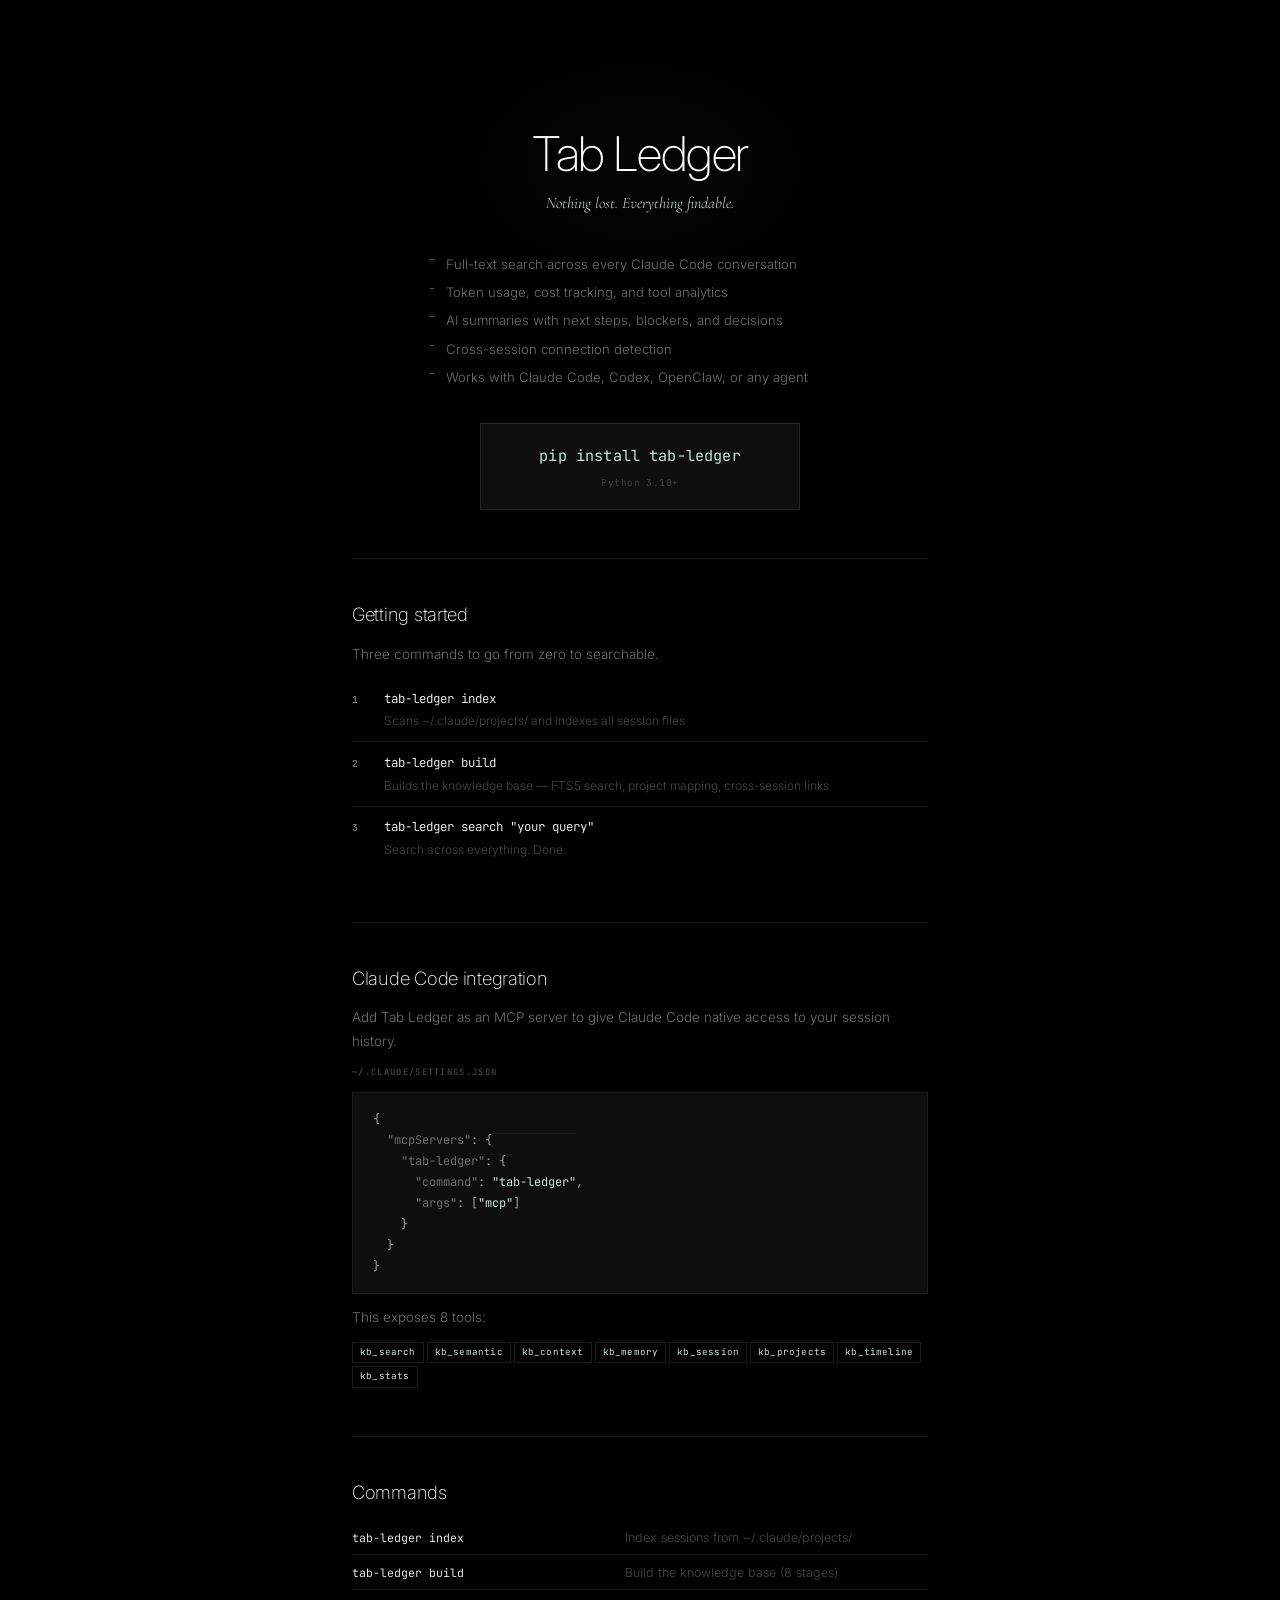
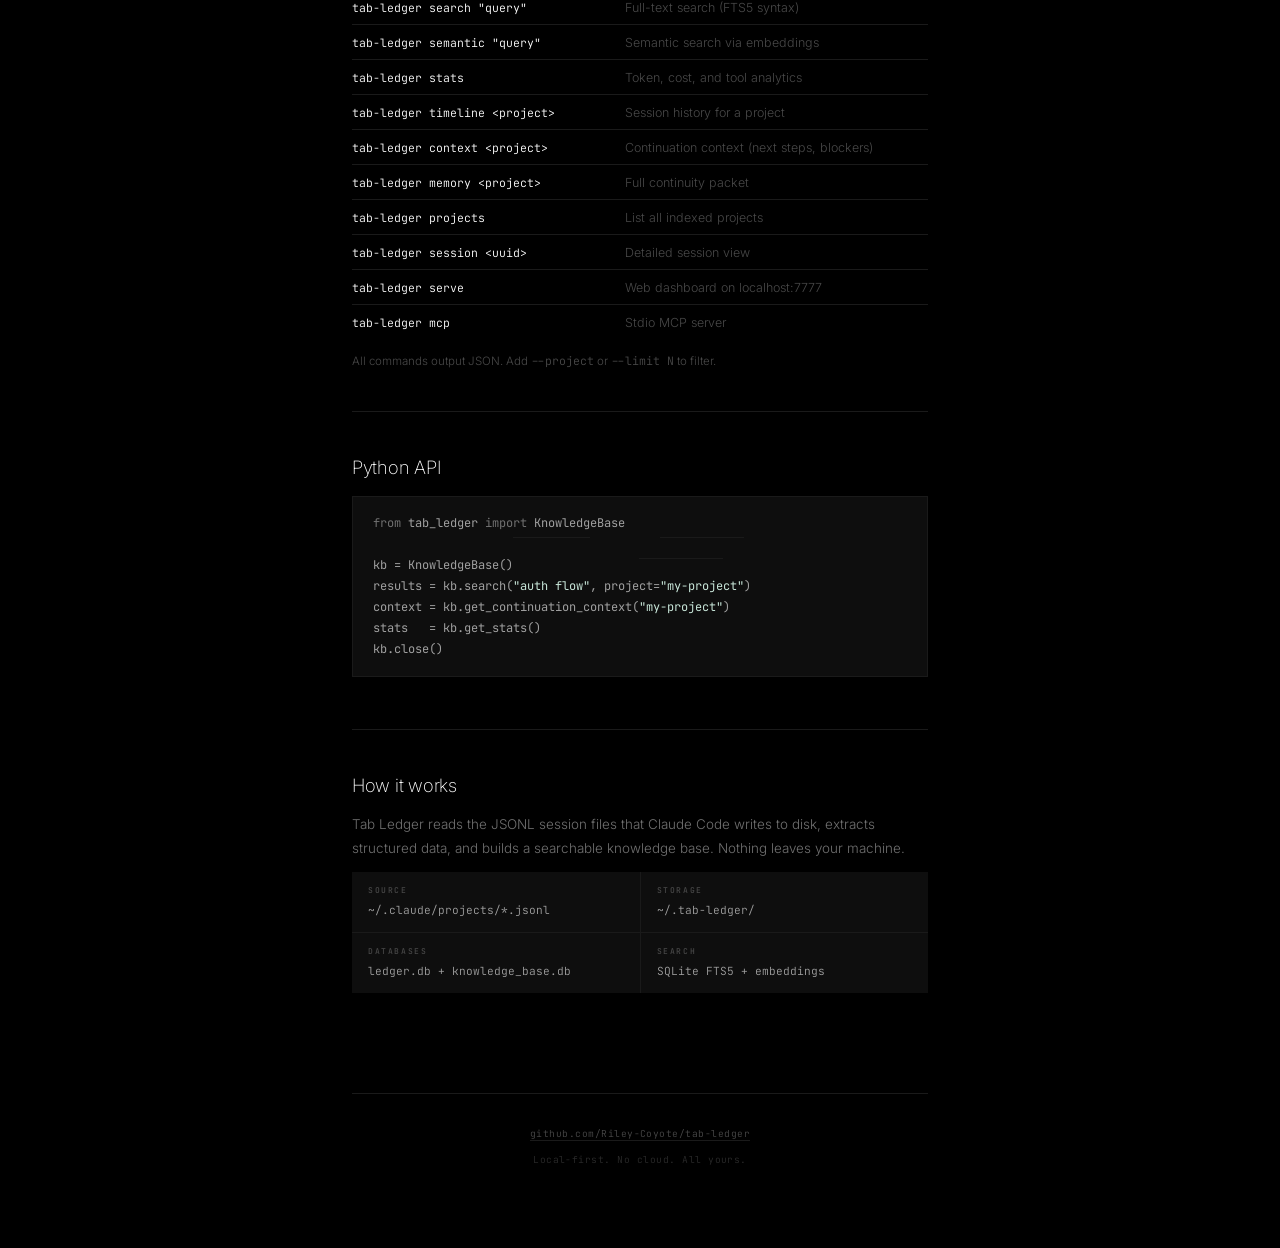
<file: docs/index.html>
<!DOCTYPE html>
<html lang="en">
<head>
<meta charset="UTF-8">
<meta name="viewport" content="width=device-width, initial-scale=1.0">
<title>Tab Ledger</title>
<link rel="preconnect" href="https://fonts.googleapis.com">
<link rel="preconnect" href="https://fonts.gstatic.com" crossorigin>
<link href="https://fonts.googleapis.com/css2?family=Cormorant+Garamond:ital,wght@0,300;0,400;1,300&family=Inter:wght@300;400;500&family=JetBrains+Mono:wght@300;400;500&display=swap" rel="stylesheet">
<style>
:root {
  --bg: #000000;
  --bg-elevated: #0a0a0a;
  --bg-code: #0e0e0e;
  --border: #1a1a1a;
  --border-mid: #222222;
  --text: #ffffff;
  --text-2: #a0a0a0;
  --text-3: #707070;
  --text-4: #484848;
  --text-5: #2a2a2a;
  --sage: #c8e6d9;
  --sage-dim: rgba(200,230,217,0.10);
  --sans: -apple-system, BlinkMacSystemFont, 'Inter', system-ui, sans-serif;
  --mono: 'JetBrains Mono', 'SF Mono', monospace;
  --serif: 'Cormorant Garamond', Georgia, serif;
  --expo: cubic-bezier(0.16, 1, 0.3, 1);
}

*, *::before, *::after { box-sizing: border-box; margin: 0; padding: 0; }

body {
  font-family: var(--sans);
  font-weight: 300;
  background: var(--bg);
  color: var(--text-2);
  line-height: 1.7;
  -webkit-font-smoothing: antialiased;
}

::selection { background: rgba(200,230,217,0.2); color: var(--text); }
::-webkit-scrollbar { width: 3px; }
::-webkit-scrollbar-track { background: transparent; }
::-webkit-scrollbar-thumb { background: var(--border-mid); }

.page { max-width: 640px; margin: 0 auto; padding: 0 2rem 5rem; }

/* ── Hero ── */
.hero {
  padding: 8rem 0 3rem;
  text-align: center;
  position: relative;
}

.hero::before {
  content: '';
  position: absolute;
  inset: 0;
  background: radial-gradient(ellipse 60% 40% at 50% 30%, rgba(200,230,217,0.02) 0%, transparent 70%);
  pointer-events: none;
}

h1 {
  font-family: var(--sans);
  font-size: clamp(2.2rem, 5.5vw, 3rem);
  font-weight: 200;
  color: var(--text);
  letter-spacing: -0.03em;
  line-height: 1.1;
  opacity: 0;
  animation: up 0.8s var(--expo) 0.2s forwards;
}

.tagline {
  font-family: var(--serif);
  font-size: 1rem;
  font-weight: 300;
  font-style: italic;
  color: var(--sage);
  margin-top: 0.6rem;
  opacity: 0;
  animation: fade 0.6s ease 0.6s forwards;
}

.hero-features {
  list-style: none;
  margin: 2rem auto 0;
  max-width: 420px;
  text-align: left;
  opacity: 0;
  animation: fade 0.6s ease 0.9s forwards;
}

.hero-features li {
  font-size: 0.82rem;
  color: var(--text-3);
  padding: 0.25rem 0 0.25rem 1rem;
  position: relative;
  line-height: 1.55;
}

.hero-features li::before {
  content: '';
  position: absolute;
  left: 0;
  top: 0.62rem;
  width: 4px;
  height: 1px;
  background: var(--sage);
  opacity: 0.4;
}

.install {
  margin: 2rem auto 0;
  padding: 1.1rem 2rem;
  background: var(--bg-code);
  border: 1px solid var(--sage-dim);
  text-align: center;
  max-width: 320px;
  opacity: 0;
  animation: fade 0.6s ease 1.2s forwards;
}

.install code {
  font-family: var(--mono);
  font-size: 0.95rem;
  font-weight: 400;
  color: var(--sage);
  letter-spacing: 0.01em;
}

.install-note {
  font-family: var(--mono);
  font-size: 0.6rem;
  color: var(--text-4);
  margin-top: 0.4rem;
  letter-spacing: 0.05em;
}

/* ── Sections ── */
.s {
  padding: 2.5rem 0;
  border-top: 1px solid var(--border);
}

.s-title {
  font-size: 1.15rem;
  font-weight: 200;
  color: var(--text);
  letter-spacing: -0.015em;
  margin-bottom: 0.75rem;
}

.s p {
  font-size: 0.84rem;
  color: var(--text-3);
  line-height: 1.75;
  margin-bottom: 0.75rem;
}

.s p:last-child { margin-bottom: 0; }

/* ── Code ── */
pre {
  background: var(--bg-code);
  border: 1px solid var(--border);
  padding: 1rem 1.25rem;
  margin: 0.75rem 0;
  overflow-x: auto;
  font-family: var(--mono);
  font-size: 0.75rem;
  font-weight: 400;
  color: var(--text-2);
  line-height: 1.75;
  white-space: pre;
}

pre .c { color: var(--text-4); }
pre .s { color: var(--sage); }
pre .k { color: var(--text-3); }

.pre-label {
  font-family: var(--mono);
  font-size: 0.55rem;
  font-weight: 500;
  letter-spacing: 0.15em;
  text-transform: uppercase;
  color: var(--text-4);
  margin-bottom: 0.35rem;
  margin-top: 0.5rem;
}

/* ── Steps ── */
.steps { margin: 0.75rem 0; }

.step {
  display: grid;
  grid-template-columns: 1.5rem 1fr;
  gap: 0 0.5rem;
  padding: 0.6rem 0;
  border-bottom: 1px solid var(--border);
  align-items: baseline;
}

.step:last-child { border-bottom: none; }

.step-n {
  font-family: var(--mono);
  font-size: 0.6rem;
  font-weight: 500;
  color: var(--sage);
  opacity: 0.6;
}

.step-body {}

.step-cmd {
  font-family: var(--mono);
  font-size: 0.78rem;
  color: var(--text);
}

.step-desc {
  font-size: 0.75rem;
  color: var(--text-4);
  margin-top: 0.15rem;
}

/* ── CLI table ── */
.cli { width: 100%; border-collapse: collapse; margin: 0.75rem 0; }
.cli tr { border-bottom: 1px solid var(--border); }
.cli tr:last-child { border-bottom: none; }
.cli td { padding: 0.4rem 0; font-size: 0.78rem; vertical-align: baseline; }
.cli .cmd { font-family: var(--mono); font-size: 0.72rem; color: var(--text); white-space: nowrap; padding-right: 1.25rem; }
.cli .desc { color: var(--text-4); font-weight: 300; }

/* ── MCP tools ── */
.tools { display: flex; flex-wrap: wrap; gap: 3px; margin: 0.5rem 0; }
.tool {
  font-family: var(--mono);
  font-size: 0.58rem;
  font-weight: 400;
  padding: 2px 7px;
  color: var(--sage);
  border: 1px solid rgba(200,230,217,0.12);
  letter-spacing: 0.02em;
}

/* ── Architecture grid ── */
.arch {
  display: grid;
  grid-template-columns: 1fr 1fr;
  gap: 1px;
  background: var(--border);
  margin: 0.75rem 0;
}

.arch-cell {
  background: var(--bg-code);
  padding: 0.75rem 1rem;
}

.arch-k {
  font-family: var(--mono);
  font-size: 0.5rem;
  font-weight: 500;
  letter-spacing: 0.2em;
  text-transform: uppercase;
  color: var(--text-4);
  margin-bottom: 0.2rem;
}

.arch-v {
  font-family: var(--mono);
  font-size: 0.7rem;
  color: var(--text-2);
  word-break: break-all;
}

/* ── Footer ── */
.foot {
  margin-top: 3rem;
  padding-top: 2rem;
  border-top: 1px solid var(--border);
  text-align: center;
  font-family: var(--mono);
  font-size: 0.6rem;
  color: var(--text-5);
  letter-spacing: 0.05em;
}

.foot a {
  color: var(--text-4);
  text-decoration: none;
  border-bottom: 1px solid var(--border);
  transition: color 0.2s;
}

.foot a:hover { color: var(--sage); }

.foot-sub { margin-top: 0.6rem; }

/* ── Animation ── */
@keyframes fade { from { opacity: 0; } to { opacity: 1; } }
@keyframes up { from { opacity: 0; transform: translateY(12px); } to { opacity: 1; transform: translateY(0); } }

.r {
  opacity: 0;
  transform: translateY(8px);
  transition: opacity 0.5s ease, transform 0.5s var(--expo);
}
.r.v { opacity: 1; transform: translateY(0); }

@media (max-width: 600px) {
  .page { padding: 0 1.25rem 3rem; }
  .hero { padding: 5rem 0 2.5rem; }
  .arch { grid-template-columns: 1fr; }
}

@media (prefers-reduced-motion: reduce) {
  *, *::before, *::after {
    animation-duration: 0.01ms !important;
    transition-duration: 0.01ms !important;
  }
}
</style>
</head>
<body>
<div class="page">

  <div class="hero">
    <h1>Tab Ledger</h1>
    <p class="tagline">Nothing lost. Everything findable.</p>

    <ul class="hero-features">
      <li>Full-text search across every Claude Code conversation</li>
      <li>Token usage, cost tracking, and tool analytics</li>
      <li>AI summaries with next steps, blockers, and decisions</li>
      <li>Cross-session connection detection</li>
      <li>Works with Claude Code, Codex, OpenClaw, or any agent</li>
    </ul>

    <div class="install">
      <code>pip install tab-ledger</code>
      <div class="install-note">Python 3.10+</div>
    </div>
  </div>

  <section class="s r">
    <h2 class="s-title">Getting started</h2>
    <p>Three commands to go from zero to searchable.</p>
    <div class="steps">
      <div class="step">
        <span class="step-n">1</span>
        <div class="step-body">
          <div class="step-cmd">tab-ledger index</div>
          <div class="step-desc">Scans ~/.claude/projects/ and indexes all session files</div>
        </div>
      </div>
      <div class="step">
        <span class="step-n">2</span>
        <div class="step-body">
          <div class="step-cmd">tab-ledger build</div>
          <div class="step-desc">Builds the knowledge base &mdash; FTS5 search, project mapping, cross-session links</div>
        </div>
      </div>
      <div class="step">
        <span class="step-n">3</span>
        <div class="step-body">
          <div class="step-cmd">tab-ledger search "your query"</div>
          <div class="step-desc">Search across everything. Done.</div>
        </div>
      </div>
    </div>
  </section>

  <section class="s r">
    <h2 class="s-title">Claude Code integration</h2>
    <p>Add Tab Ledger as an MCP server to give Claude Code native access to your session history.</p>
    <div class="pre-label">~/.claude/settings.json</div>
<pre>{
  <span class="k">"mcpServers"</span>: {
    <span class="k">"tab-ledger"</span>: {
      <span class="k">"command"</span>: <span class="s">"tab-ledger"</span>,
      <span class="k">"args"</span>: [<span class="s">"mcp"</span>]
    }
  }
}</pre>
    <p>This exposes 8 tools:</p>
    <div class="tools">
      <span class="tool">kb_search</span>
      <span class="tool">kb_semantic</span>
      <span class="tool">kb_context</span>
      <span class="tool">kb_memory</span>
      <span class="tool">kb_session</span>
      <span class="tool">kb_projects</span>
      <span class="tool">kb_timeline</span>
      <span class="tool">kb_stats</span>
    </div>
  </section>

  <section class="s r">
    <h2 class="s-title">Commands</h2>
    <table class="cli">
      <tr><td class="cmd">tab-ledger index</td><td class="desc">Index sessions from ~/.claude/projects/</td></tr>
      <tr><td class="cmd">tab-ledger build</td><td class="desc">Build the knowledge base (8 stages)</td></tr>
      <tr><td class="cmd">tab-ledger search "query"</td><td class="desc">Full-text search (FTS5 syntax)</td></tr>
      <tr><td class="cmd">tab-ledger semantic "query"</td><td class="desc">Semantic search via embeddings</td></tr>
      <tr><td class="cmd">tab-ledger stats</td><td class="desc">Token, cost, and tool analytics</td></tr>
      <tr><td class="cmd">tab-ledger timeline &lt;project&gt;</td><td class="desc">Session history for a project</td></tr>
      <tr><td class="cmd">tab-ledger context &lt;project&gt;</td><td class="desc">Continuation context (next steps, blockers)</td></tr>
      <tr><td class="cmd">tab-ledger memory &lt;project&gt;</td><td class="desc">Full continuity packet</td></tr>
      <tr><td class="cmd">tab-ledger projects</td><td class="desc">List all indexed projects</td></tr>
      <tr><td class="cmd">tab-ledger session &lt;uuid&gt;</td><td class="desc">Detailed session view</td></tr>
      <tr><td class="cmd">tab-ledger serve</td><td class="desc">Web dashboard on localhost:7777</td></tr>
      <tr><td class="cmd">tab-ledger mcp</td><td class="desc">Stdio MCP server</td></tr>
    </table>
    <p style="font-size: 0.72rem; color: var(--text-4);">All commands output JSON. Add <span style="font-family: var(--mono);">--project</span> or <span style="font-family: var(--mono);">--limit N</span> to filter.</p>
  </section>

  <section class="s r">
    <h2 class="s-title">Python API</h2>
<pre><span class="k">from</span> tab_ledger <span class="k">import</span> KnowledgeBase

kb = KnowledgeBase()
results = kb.search(<span class="s">"auth flow"</span>, project=<span class="s">"my-project"</span>)
context = kb.get_continuation_context(<span class="s">"my-project"</span>)
stats   = kb.get_stats()
kb.close()</pre>
  </section>

  <section class="s r">
    <h2 class="s-title">How it works</h2>
    <p>Tab Ledger reads the JSONL session files that Claude Code writes to disk, extracts structured data, and builds a searchable knowledge base. Nothing leaves your machine.</p>
    <div class="arch">
      <div class="arch-cell"><div class="arch-k">Source</div><div class="arch-v">~/.claude/projects/*.jsonl</div></div>
      <div class="arch-cell"><div class="arch-k">Storage</div><div class="arch-v">~/.tab-ledger/</div></div>
      <div class="arch-cell"><div class="arch-k">Databases</div><div class="arch-v">ledger.db + knowledge_base.db</div></div>
      <div class="arch-cell"><div class="arch-k">Search</div><div class="arch-v">SQLite FTS5 + embeddings</div></div>
    </div>
  </section>

  <div class="foot">
    <a href="https://github.com/Riley-Coyote/tab-ledger">github.com/Riley-Coyote/tab-ledger</a>
    <div class="foot-sub">Local-first. No cloud. All yours.</div>
  </div>

</div>
<script>
const o = new IntersectionObserver(es => {
  es.forEach(e => { if (e.isIntersecting) e.target.classList.add('v'); });
}, { threshold: 0.15 });
document.querySelectorAll('.r').forEach(el => o.observe(el));
</script>
</body>
</html>
</file>
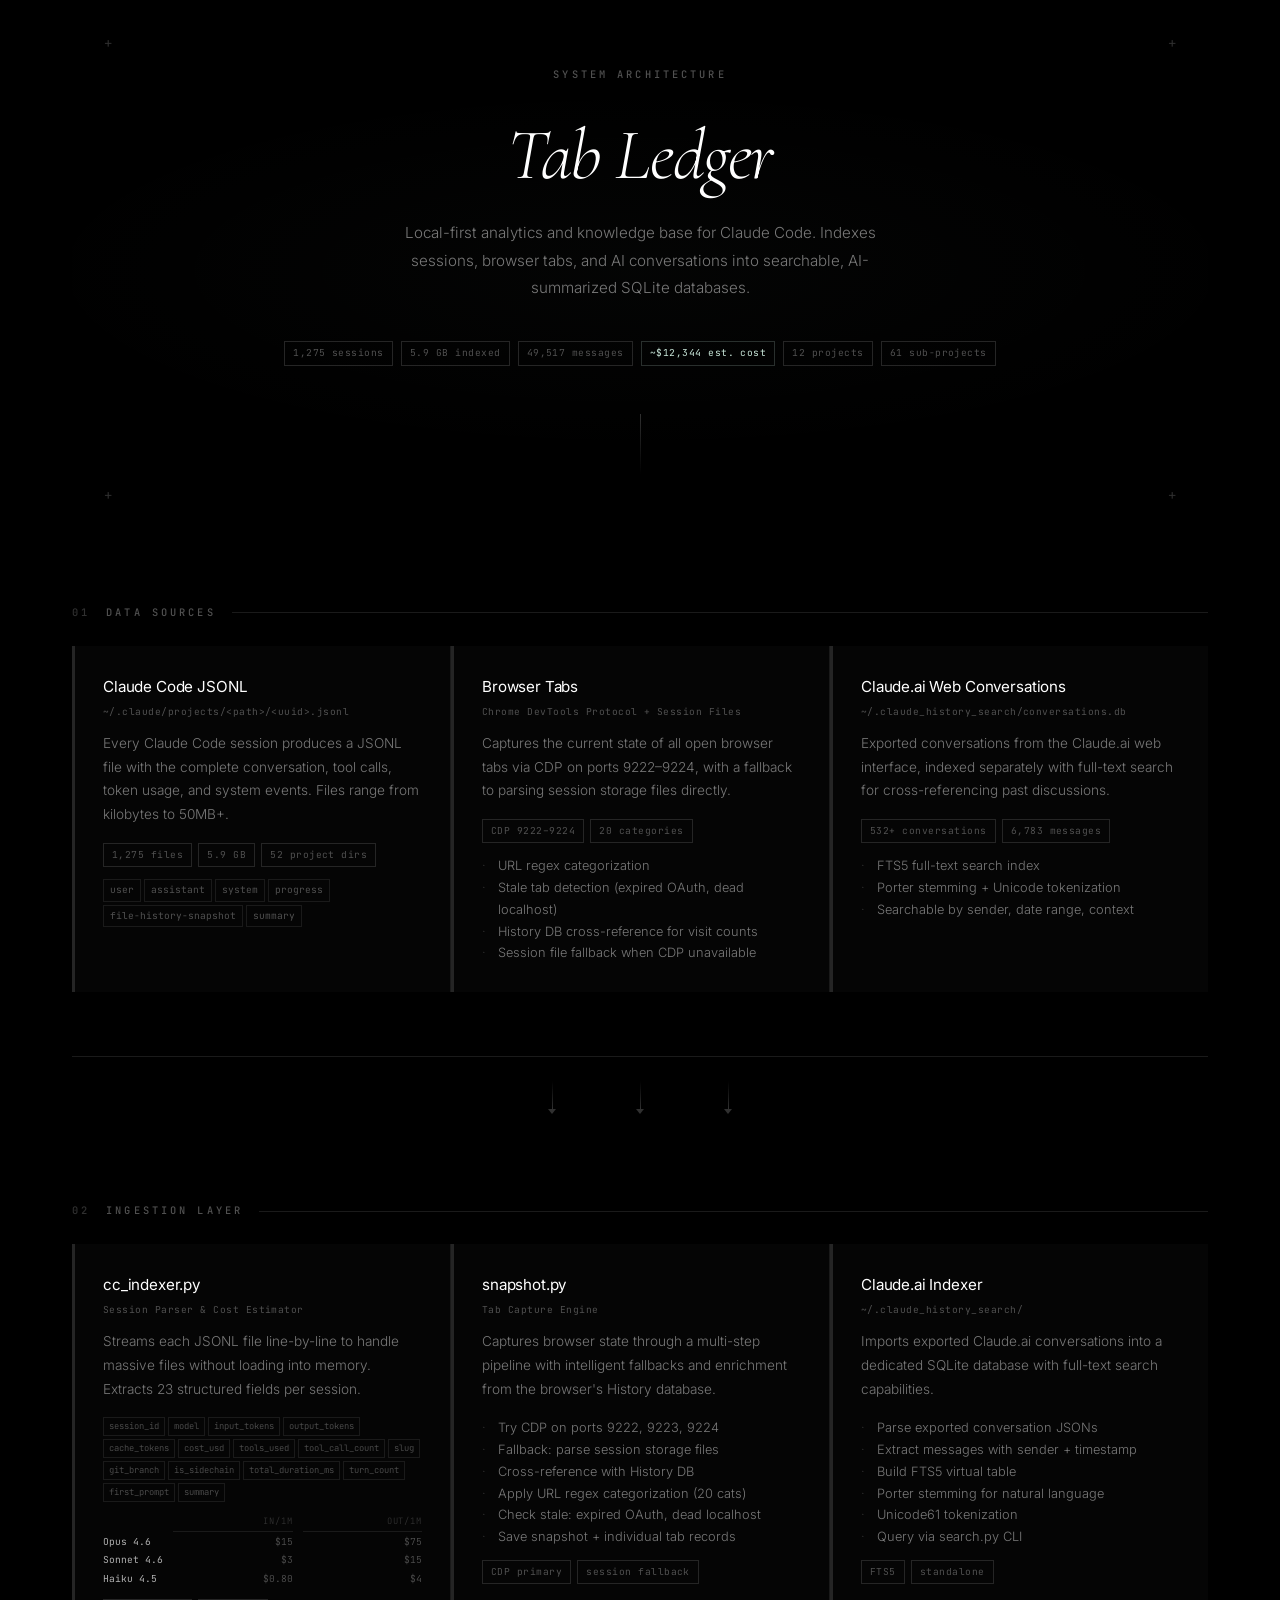
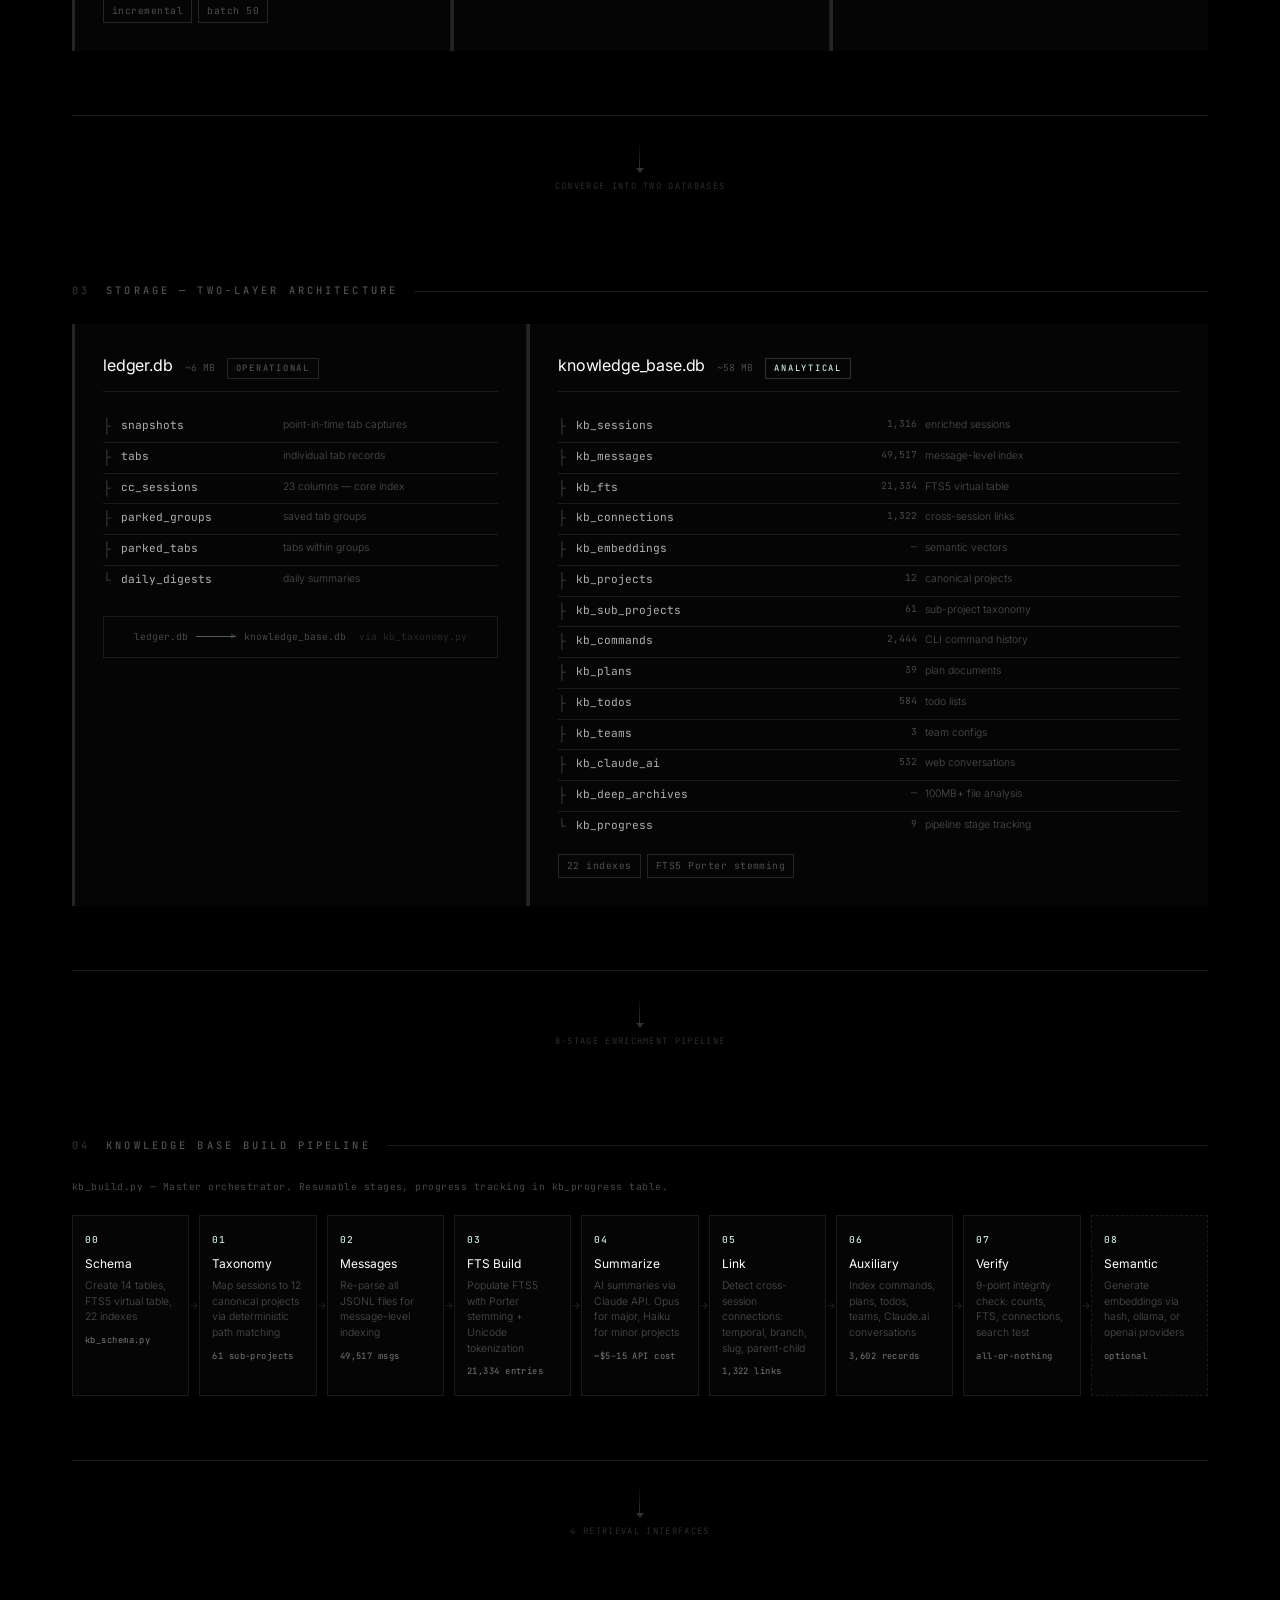
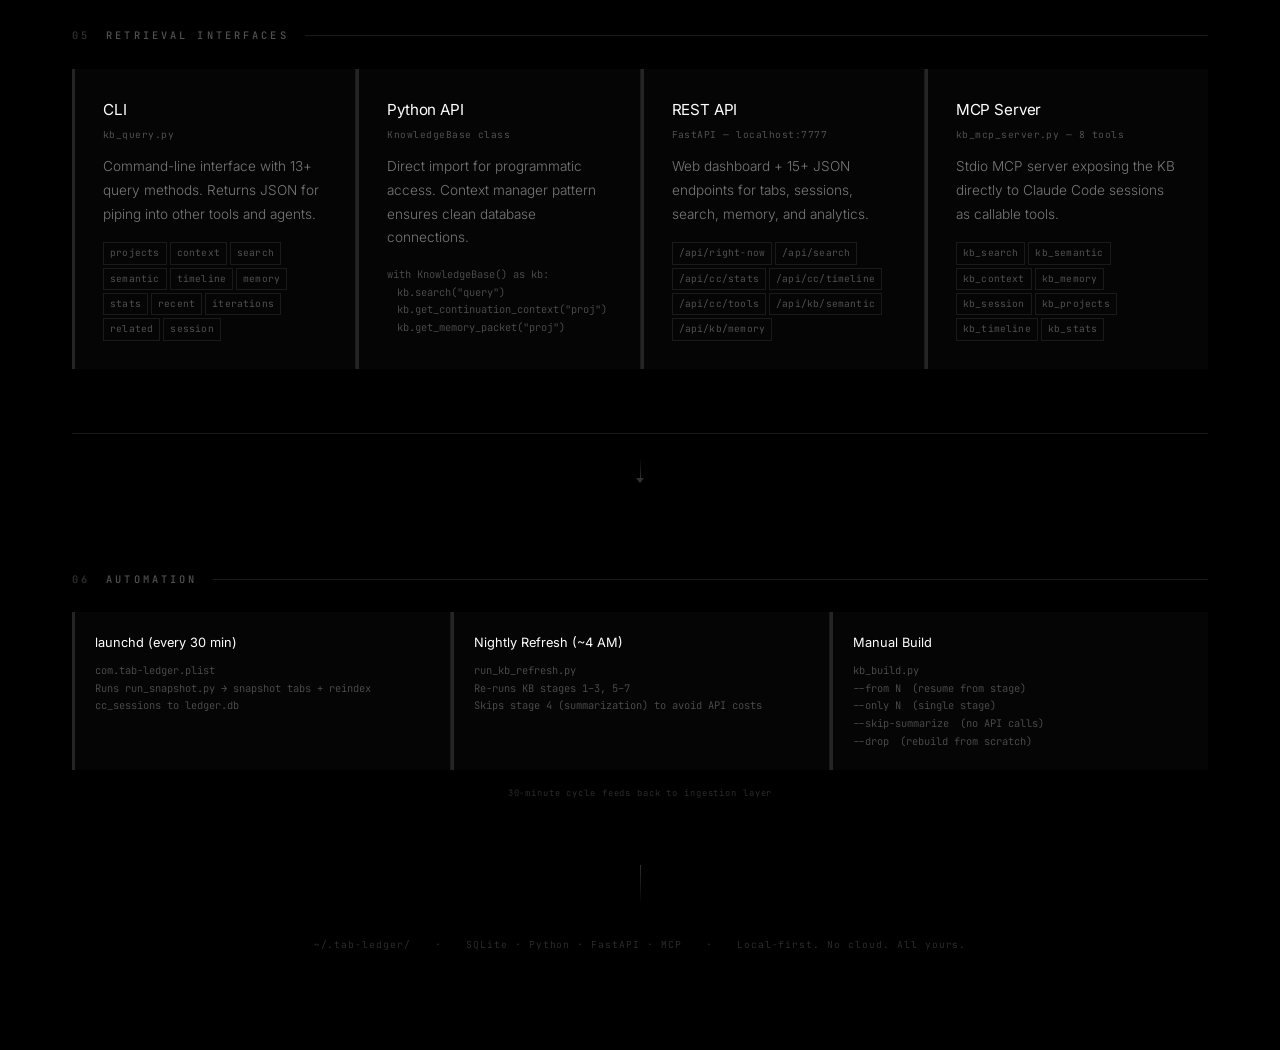
<file: tab-ledger-infographic.html>
<!DOCTYPE html>
<html lang="en">
<head>
<meta charset="UTF-8">
<meta name="viewport" content="width=device-width, initial-scale=1.0">
<title>Tab Ledger — System Architecture</title>
<link rel="preconnect" href="https://fonts.googleapis.com">
<link rel="preconnect" href="https://fonts.gstatic.com" crossorigin>
<link href="https://fonts.googleapis.com/css2?family=Cormorant+Garamond:ital,wght@0,300;0,400;1,300;1,400&family=Inter:wght@300;400;500&family=JetBrains+Mono:wght@300;400;500&display=swap" rel="stylesheet">
<style>
/* ═══════════════════════════════════════════════════════
   DESIGN TOKENS — Design Identity
   ═══════════════════════════════════════════════════════ */
:root {
  --bg-void: #000000;
  --bg-deep: #050505;
  --bg-surface: #0a0a0a;
  --bg-elevated: #111111;
  --bg-raised: #161616;

  --border-subtle: #1a1a1a;
  --border-medium: #252525;
  --border-strong: #333333;

  --text-primary: #ffffff;
  --text-secondary: #b0b0b0;
  --text-tertiary: #787878;
  --text-dim: #505050;
  --text-ghost: #303030;

  --accent-sage: #c8e6d9;
  --accent-sage-dim: rgba(200, 230, 217, 0.15);

  --font-sans: -apple-system, BlinkMacSystemFont, 'SF Pro Display', 'Inter', system-ui, sans-serif;
  --font-mono: 'JetBrains Mono', 'SF Mono', 'Cascadia Code', monospace;
  --font-serif: 'Cormorant Garamond', Georgia, serif;

  --ease-out-expo: cubic-bezier(0.16, 1, 0.3, 1);
}

/* ═══════════════════════════════════════════════════════
   RESET & BASE
   ═══════════════════════════════════════════════════════ */
*, *::before, *::after { box-sizing: border-box; margin: 0; padding: 0; }

body {
  font-family: var(--font-sans);
  font-weight: 300;
  background: var(--bg-void);
  color: var(--text-secondary);
  line-height: 1.7;
  -webkit-font-smoothing: antialiased;
  -moz-osx-font-smoothing: grayscale;
}

::selection {
  background: rgba(200, 230, 217, 0.2);
  color: var(--text-primary);
}

::-webkit-scrollbar { width: 4px; }
::-webkit-scrollbar-track { background: transparent; }
::-webkit-scrollbar-thumb { background: var(--border-medium); border-radius: 0; }

@media (prefers-reduced-motion: reduce) {
  *, *::before, *::after {
    animation-duration: 0.01ms !important;
    transition-duration: 0.01ms !important;
  }
}

/* ═══════════════════════════════════════════════════════
   LAYOUT
   ═══════════════════════════════════════════════════════ */
.infographic {
  max-width: 1200px;
  margin: 0 auto;
  padding: 0 2rem 6rem;
}

.section {
  padding: 4rem 0;
  border-bottom: 1px solid var(--border-subtle);
}

.section-label {
  font-family: var(--font-mono);
  font-size: 0.65rem;
  font-weight: 500;
  color: var(--text-dim);
  letter-spacing: 0.3em;
  text-transform: uppercase;
  margin-bottom: 1.5rem;
  display: flex;
  align-items: center;
  gap: 1rem;
}

.section-label::before {
  content: attr(data-num);
  color: var(--text-ghost);
}

.section-label::after {
  content: '';
  flex: 1;
  height: 1px;
  background: var(--border-subtle);
}

.section-grid {
  display: grid;
  gap: 1px;
  background: var(--border-subtle);
}

.three-col { grid-template-columns: repeat(3, 1fr); }
.four-col  { grid-template-columns: repeat(4, 1fr); }
.two-col   { grid-template-columns: 2fr 3fr; }

/* ═══════════════════════════════════════════════════════
   CARDS
   ═══════════════════════════════════════════════════════ */
.card {
  background: var(--bg-deep);
  padding: 1.75rem;
  position: relative;
  border-left: 3px solid var(--border-medium);
  transition: border-color 0.3s ease;
}

.card:hover {
  border-left-color: var(--border-strong);
}

.card-title {
  font-family: var(--font-sans);
  font-size: 0.95rem;
  font-weight: 400;
  color: var(--text-primary);
  letter-spacing: -0.01em;
  margin-bottom: 0.25rem;
}

.card-file {
  font-family: var(--font-mono);
  font-size: 0.6rem;
  font-weight: 400;
  color: var(--text-dim);
  letter-spacing: 0.05em;
  margin-bottom: 0.75rem;
}

.card-desc {
  font-size: 0.85rem;
  font-weight: 300;
  color: var(--text-tertiary);
  margin-bottom: 1rem;
  line-height: 1.75;
}

.card-detail {
  font-size: 0.8rem;
  font-weight: 300;
  color: var(--text-tertiary);
  line-height: 1.7;
}

.card-detail li {
  list-style: none;
  padding-left: 1rem;
  position: relative;
}

.card-detail li::before {
  content: '\00B7';
  position: absolute;
  left: 0;
  color: var(--text-ghost);
}

/* ═══════════════════════════════════════════════════════
   STAT BADGES
   ═══════════════════════════════════════════════════════ */
.stats-row {
  display: flex;
  flex-wrap: wrap;
  gap: 6px;
  margin-top: 0.75rem;
}

.stat-badge {
  font-family: var(--font-mono);
  font-size: 0.6rem;
  font-weight: 400;
  letter-spacing: 0.05em;
  padding: 3px 8px;
  border: 1px solid var(--border-medium);
  color: var(--text-dim);
  white-space: nowrap;
}

.stat-badge.sage {
  color: var(--accent-sage);
  border-color: rgba(200, 230, 217, 0.2);
}

/* ═══════════════════════════════════════════════════════
   HEADER
   ═══════════════════════════════════════════════════════ */
.hero {
  min-height: 60vh;
  display: flex;
  flex-direction: column;
  justify-content: center;
  align-items: center;
  padding: 4rem 2rem;
  position: relative;
  overflow: hidden;
}

.hero::before {
  content: '';
  position: absolute;
  inset: 0;
  background: radial-gradient(ellipse 80% 50% at 50% 50%, rgba(200, 230, 217, 0.02) 0%, transparent 70%);
  pointer-events: none;
}

.crosshair {
  position: absolute;
  font-family: var(--font-mono);
  font-size: 14px;
  color: var(--text-ghost);
  user-select: none;
  opacity: 0;
  animation: fadeIn 1s ease 1.5s forwards;
}

.crosshair--tl { top: 2rem; left: 2rem; }
.crosshair--tr { top: 2rem; right: 2rem; }
.crosshair--bl { bottom: 2rem; left: 2rem; }
.crosshair--br { bottom: 2rem; right: 2rem; }

.hero-label {
  font-family: var(--font-mono);
  font-size: 0.65rem;
  font-weight: 500;
  letter-spacing: 0.3em;
  text-transform: uppercase;
  color: var(--text-dim);
  margin-bottom: 2rem;
  opacity: 0;
  animation: fadeIn 0.8s ease 0.3s forwards;
}

.hero-name {
  font-family: var(--font-serif);
  font-size: clamp(2.5rem, 6vw, 4.5rem);
  font-weight: 300;
  font-style: italic;
  color: var(--text-primary);
  letter-spacing: -0.02em;
  line-height: 1.1;
  text-align: center;
  opacity: 0;
  animation: fadeInUp 1s var(--ease-out-expo) 0.6s forwards;
}

.hero-statement {
  max-width: 520px;
  text-align: center;
  font-size: 0.95rem;
  font-weight: 300;
  color: var(--text-tertiary);
  line-height: 1.8;
  margin-top: 1.5rem;
  opacity: 0;
  animation: fadeIn 1s ease 1s forwards;
}

.hero-stats {
  display: flex;
  justify-content: center;
  flex-wrap: wrap;
  gap: 8px;
  margin-top: 2.5rem;
  opacity: 0;
  animation: fadeIn 1s ease 1.3s forwards;
}

.hero-line {
  width: 1px;
  height: 60px;
  background: linear-gradient(to bottom, var(--text-ghost), transparent);
  margin-top: 3rem;
  opacity: 0;
  animation: fadeIn 1s ease 1.8s forwards;
}

/* ═══════════════════════════════════════════════════════
   FLOW CONNECTORS
   ═══════════════════════════════════════════════════════ */
.flow-connector {
  display: flex;
  flex-direction: column;
  align-items: center;
  padding: 1.5rem 0;
}

.flow-arrow {
  display: flex;
  flex-direction: column;
  align-items: center;
}

.flow-line {
  width: 1px;
  height: 28px;
  background: linear-gradient(to bottom, transparent, var(--text-ghost));
}

.flow-head {
  width: 0;
  height: 0;
  border-left: 4px solid transparent;
  border-right: 4px solid transparent;
  border-top: 5px solid var(--text-ghost);
}

.flow-label {
  font-family: var(--font-mono);
  font-size: 0.55rem;
  color: var(--text-ghost);
  letter-spacing: 0.15em;
  text-transform: uppercase;
  margin-top: 6px;
}

.flow-multi {
  display: flex;
  gap: 80px;
}

/* ═══════════════════════════════════════════════════════
   DATABASE SCHEMA
   ═══════════════════════════════════════════════════════ */
.db-header {
  display: flex;
  align-items: baseline;
  gap: 0.75rem;
  margin-bottom: 1.25rem;
  padding-bottom: 0.75rem;
  border-bottom: 1px solid var(--border-subtle);
}

.db-name {
  font-family: var(--font-sans);
  font-size: 1rem;
  font-weight: 400;
  color: var(--text-primary);
  letter-spacing: -0.01em;
}

.db-size {
  font-family: var(--font-mono);
  font-size: 0.6rem;
  color: var(--text-dim);
}

.db-layer {
  font-family: var(--font-mono);
  font-size: 0.55rem;
  font-weight: 500;
  letter-spacing: 0.2em;
  text-transform: uppercase;
  color: var(--text-dim);
  padding: 2px 8px;
  border: 1px solid var(--border-medium);
}

.db-layer.sage {
  color: var(--accent-sage);
  border-color: rgba(200, 230, 217, 0.2);
}

.schema-table {
  width: 100%;
  border-collapse: collapse;
}

.schema-table tr {
  border-bottom: 1px solid var(--border-subtle);
}

.schema-table tr:last-child { border-bottom: none; }

.schema-table td {
  padding: 4px 0;
  font-size: 0.75rem;
  font-weight: 300;
  vertical-align: top;
}

.schema-table .col-tree {
  color: var(--text-ghost);
  width: 18px;
  font-family: var(--font-mono);
  font-size: 0.8rem;
  padding-right: 4px;
}

.schema-table .col-name {
  color: var(--text-secondary);
  font-weight: 400;
  font-family: var(--font-mono);
  font-size: 0.7rem;
}

.schema-table .col-count {
  text-align: right;
  color: var(--text-dim);
  font-family: var(--font-mono);
  font-size: 0.6rem;
  white-space: nowrap;
}

.schema-table .col-note {
  color: var(--text-dim);
  font-size: 0.65rem;
  padding-left: 8px;
}

.db-transfer {
  display: flex;
  align-items: center;
  justify-content: center;
  gap: 8px;
  margin: 1.25rem 0 0;
  padding: 0.75rem;
  font-family: var(--font-mono);
  font-size: 0.6rem;
  color: var(--text-dim);
  border: 1px solid var(--border-subtle);
}

.db-transfer .arrow-h {
  display: inline-block;
  width: 40px;
  height: 1px;
  background: var(--accent-sage);
  position: relative;
  opacity: 0.4;
}

.db-transfer .arrow-h::after {
  content: '';
  position: absolute;
  right: 0;
  top: -3px;
  border-left: 5px solid var(--accent-sage);
  border-top: 3.5px solid transparent;
  border-bottom: 3.5px solid transparent;
  opacity: 0.4;
}

/* ═══════════════════════════════════════════════════════
   PIPELINE
   ═══════════════════════════════════════════════════════ */
.pipeline-note {
  font-family: var(--font-mono);
  font-size: 0.6rem;
  color: var(--text-dim);
  letter-spacing: 0.05em;
  margin-bottom: 1.25rem;
}

.pipeline-track {
  display: flex;
  gap: 0;
}

.pipeline-stage {
  flex: 1 1 0;
  min-width: 0;
  background: var(--bg-deep);
  border: 1px solid var(--border-subtle);
  padding: 1rem 0.75rem;
  transition: border-color 0.3s ease;
}

.pipeline-stage:hover {
  border-color: var(--border-medium);
}

.pipeline-stage.optional {
  border-style: dashed;
  opacity: 0.5;
}

.pipeline-connector {
  flex: 0 0 auto;
  width: 10px;
  display: flex;
  align-items: center;
  justify-content: center;
  color: var(--text-ghost);
  font-size: 10px;
}

.stage-num {
  font-family: var(--font-mono);
  font-size: 0.6rem;
  font-weight: 500;
  color: var(--accent-sage);
  margin-bottom: 0.5rem;
  letter-spacing: 0.1em;
}

.stage-name {
  font-family: var(--font-sans);
  font-size: 0.75rem;
  font-weight: 400;
  color: var(--text-primary);
  margin-bottom: 0.4rem;
  line-height: 1.3;
}

.stage-detail {
  font-size: 0.65rem;
  font-weight: 300;
  color: var(--text-dim);
  line-height: 1.5;
}

.stage-stat {
  margin-top: 0.5rem;
  font-family: var(--font-mono);
  font-size: 0.55rem;
  font-weight: 400;
  color: var(--text-tertiary);
  letter-spacing: 0.05em;
}

/* ═══════════════════════════════════════════════════════
   PRICING TABLE
   ═══════════════════════════════════════════════════════ */
.pricing-grid {
  display: grid;
  grid-template-columns: auto 1fr 1fr;
  gap: 2px 10px;
  margin-top: 0.5rem;
  font-family: var(--font-mono);
  font-size: 0.6rem;
}

.pricing-grid .model-name {
  color: var(--text-secondary);
  font-weight: 400;
}

.pricing-grid .price {
  color: var(--text-dim);
  text-align: right;
}

.pricing-grid .price-header {
  color: var(--text-ghost);
  text-align: right;
  font-size: 0.55rem;
  letter-spacing: 0.1em;
  text-transform: uppercase;
  padding-bottom: 2px;
  border-bottom: 1px solid var(--border-subtle);
}

/* ═══════════════════════════════════════════════════════
   TAGS / PILLS
   ═══════════════════════════════════════════════════════ */
.methods-list {
  display: flex;
  flex-wrap: wrap;
  gap: 3px;
  margin-top: 0.75rem;
}

.method-tag {
  font-family: var(--font-mono);
  font-size: 0.6rem;
  font-weight: 400;
  padding: 2px 6px;
  color: var(--text-dim);
  border: 1px solid var(--border-subtle);
  white-space: nowrap;
  letter-spacing: 0.02em;
}

.record-types {
  display: flex;
  flex-wrap: wrap;
  gap: 3px;
  margin-top: 0.75rem;
}

.record-type {
  font-family: var(--font-mono);
  font-size: 0.6rem;
  font-weight: 400;
  padding: 2px 6px;
  color: var(--text-dim);
  border: 1px solid var(--border-subtle);
}

.field-tags {
  display: flex;
  flex-wrap: wrap;
  gap: 3px;
  margin-top: 0.5rem;
}

.field-tag {
  font-family: var(--font-mono);
  font-size: 0.55rem;
  font-weight: 300;
  padding: 1px 5px;
  color: var(--text-dim);
  border: 1px solid var(--border-subtle);
}

/* ═══════════════════════════════════════════════════════
   AUTOMATION STRIP
   ═══════════════════════════════════════════════════════ */
.auto-strip {
  display: grid;
  grid-template-columns: repeat(3, 1fr);
  gap: 1px;
  background: var(--border-subtle);
}

.auto-item {
  background: var(--bg-deep);
  padding: 1.25rem;
  border-left: 3px solid var(--border-medium);
}

.auto-label {
  font-family: var(--font-sans);
  font-size: 0.8rem;
  font-weight: 400;
  color: var(--text-primary);
  margin-bottom: 0.5rem;
}

.auto-detail {
  font-family: var(--font-mono);
  font-size: 0.65rem;
  font-weight: 300;
  color: var(--text-dim);
  line-height: 1.7;
}

.auto-loop {
  display: flex;
  align-items: center;
  justify-content: center;
  gap: 0.5rem;
  margin-top: 1rem;
  font-family: var(--font-mono);
  font-size: 0.55rem;
  color: var(--text-ghost);
  letter-spacing: 0.1em;
}

/* ═══════════════════════════════════════════════════════
   CODE BLOCK (Python API card)
   ═══════════════════════════════════════════════════════ */
.code-block {
  font-family: var(--font-mono);
  font-size: 0.65rem;
  font-weight: 300;
  color: var(--text-dim);
  line-height: 1.7;
  margin-top: 0.75rem;
}

/* ═══════════════════════════════════════════════════════
   FOOTER
   ═══════════════════════════════════════════════════════ */
.footer-line {
  width: 1px;
  height: 40px;
  background: linear-gradient(to bottom, var(--text-ghost), transparent);
  margin: 0 auto 2rem;
}

.footer {
  text-align: center;
  font-family: var(--font-mono);
  font-size: 0.6rem;
  color: var(--text-ghost);
  letter-spacing: 0.1em;
  display: flex;
  justify-content: center;
  gap: 1.5rem;
}

/* ═══════════════════════════════════════════════════════
   ANIMATIONS
   ═══════════════════════════════════════════════════════ */
@keyframes fadeIn {
  from { opacity: 0; }
  to { opacity: 1; }
}

@keyframes fadeInUp {
  from { opacity: 0; transform: translateY(16px); }
  to { opacity: 1; transform: translateY(0); }
}

@keyframes breathe {
  0%, 100% { opacity: 0.4; transform: scale(1); }
  50% { opacity: 1; transform: scale(1.1); }
}

/* Scroll reveal */
.reveal {
  opacity: 0;
  transform: translateY(12px);
  transition: opacity 0.6s ease, transform 0.6s var(--ease-out-expo);
}

.reveal.visible {
  opacity: 1;
  transform: translateY(0);
}

/* ═══════════════════════════════════════════════════════
   RESPONSIVE
   ═══════════════════════════════════════════════════════ */
@media (max-width: 1100px) {
  .four-col { grid-template-columns: repeat(2, 1fr); }
  .pipeline-track { flex-wrap: wrap; gap: 1px; }
  .pipeline-connector { display: none; }
  .pipeline-stage { flex: 0 0 calc(25% - 1px); }
}

@media (max-width: 900px) {
  .three-col { grid-template-columns: repeat(2, 1fr); }
  .two-col { grid-template-columns: 1fr; }
  .auto-strip { grid-template-columns: 1fr; }
  .pipeline-stage { flex: 0 0 calc(50% - 1px); }
}

@media (max-width: 600px) {
  .infographic { padding: 0 1rem 4rem; }
  .three-col, .four-col, .two-col { grid-template-columns: 1fr; }
  .flow-multi { gap: 40px; }
  .hero-name { font-size: 2.5rem; }
  .pipeline-stage { flex: 0 0 100%; }
  .hero { min-height: 80vh; }
}
</style>
</head>
<body>
<div class="infographic">

  <!-- ═══════════════════════════════════════════════════
       HERO
       ═══════════════════════════════════════════════════ -->
  <div class="hero">
    <span class="crosshair crosshair--tl">+</span>
    <span class="crosshair crosshair--tr">+</span>
    <span class="crosshair crosshair--bl">+</span>
    <span class="crosshair crosshair--br">+</span>

    <div class="hero-label">System Architecture</div>
    <h1 class="hero-name">Tab Ledger</h1>
    <p class="hero-statement">Local-first analytics and knowledge base for Claude Code. Indexes sessions, browser tabs, and AI conversations into searchable, AI-summarized SQLite databases.</p>
    <div class="hero-stats">
      <span class="stat-badge">1,275 sessions</span>
      <span class="stat-badge">5.9 GB indexed</span>
      <span class="stat-badge">49,517 messages</span>
      <span class="stat-badge sage">~$12,344 est. cost</span>
      <span class="stat-badge">12 projects</span>
      <span class="stat-badge">61 sub-projects</span>
    </div>
    <div class="hero-line"></div>
  </div>

  <!-- ═══════════════════════════════════════════════════
       SECTION 1: DATA SOURCES
       ═══════════════════════════════════════════════════ -->
  <section class="section">
    <div class="section-label" data-num="01">Data Sources</div>
    <div class="section-grid three-col">

      <div class="card reveal">
        <div class="card-title">Claude Code JSONL</div>
        <div class="card-file">~/.claude/projects/&lt;path&gt;/&lt;uuid&gt;.jsonl</div>
        <div class="card-desc">Every Claude Code session produces a JSONL file with the complete conversation, tool calls, token usage, and system events. Files range from kilobytes to 50MB+.</div>
        <div class="stats-row">
          <span class="stat-badge">1,275 files</span>
          <span class="stat-badge">5.9 GB</span>
          <span class="stat-badge">52 project dirs</span>
        </div>
        <div class="record-types">
          <span class="record-type">user</span>
          <span class="record-type">assistant</span>
          <span class="record-type">system</span>
          <span class="record-type">progress</span>
          <span class="record-type">file-history-snapshot</span>
          <span class="record-type">summary</span>
        </div>
      </div>

      <div class="card reveal">
        <div class="card-title">Browser Tabs</div>
        <div class="card-file">Chrome DevTools Protocol + Session Files</div>
        <div class="card-desc">Captures the current state of all open browser tabs via CDP on ports 9222&ndash;9224, with a fallback to parsing session storage files directly.</div>
        <div class="stats-row">
          <span class="stat-badge">CDP 9222&ndash;9224</span>
          <span class="stat-badge">20 categories</span>
        </div>
        <ul class="card-detail" style="margin-top: 0.75rem;">
          <li>URL regex categorization</li>
          <li>Stale tab detection (expired OAuth, dead localhost)</li>
          <li>History DB cross-reference for visit counts</li>
          <li>Session file fallback when CDP unavailable</li>
        </ul>
      </div>

      <div class="card reveal">
        <div class="card-title">Claude.ai Web Conversations</div>
        <div class="card-file">~/.claude_history_search/conversations.db</div>
        <div class="card-desc">Exported conversations from the Claude.ai web interface, indexed separately with full-text search for cross-referencing past discussions.</div>
        <div class="stats-row">
          <span class="stat-badge">532+ conversations</span>
          <span class="stat-badge">6,783 messages</span>
        </div>
        <ul class="card-detail" style="margin-top: 0.75rem;">
          <li>FTS5 full-text search index</li>
          <li>Porter stemming + Unicode tokenization</li>
          <li>Searchable by sender, date range, context</li>
        </ul>
      </div>
    </div>
  </section>

  <!-- FLOW -->
  <div class="flow-connector">
    <div class="flow-multi">
      <div class="flow-arrow"><div class="flow-line"></div><div class="flow-head"></div></div>
      <div class="flow-arrow"><div class="flow-line"></div><div class="flow-head"></div></div>
      <div class="flow-arrow"><div class="flow-line"></div><div class="flow-head"></div></div>
    </div>
  </div>

  <!-- ═══════════════════════════════════════════════════
       SECTION 2: INGESTION
       ═══════════════════════════════════════════════════ -->
  <section class="section">
    <div class="section-label" data-num="02">Ingestion Layer</div>
    <div class="section-grid three-col">

      <div class="card reveal">
        <div class="card-title">cc_indexer.py</div>
        <div class="card-file">Session Parser &amp; Cost Estimator</div>
        <div class="card-desc">Streams each JSONL file line-by-line to handle massive files without loading into memory. Extracts 23 structured fields per session.</div>
        <div class="field-tags">
          <span class="field-tag">session_id</span>
          <span class="field-tag">model</span>
          <span class="field-tag">input_tokens</span>
          <span class="field-tag">output_tokens</span>
          <span class="field-tag">cache_tokens</span>
          <span class="field-tag">cost_usd</span>
          <span class="field-tag">tools_used</span>
          <span class="field-tag">tool_call_count</span>
          <span class="field-tag">slug</span>
          <span class="field-tag">git_branch</span>
          <span class="field-tag">is_sidechain</span>
          <span class="field-tag">total_duration_ms</span>
          <span class="field-tag">turn_count</span>
          <span class="field-tag">first_prompt</span>
          <span class="field-tag">summary</span>
        </div>
        <div class="pricing-grid" style="margin-top: 0.75rem;">
          <span></span><span class="price-header">in/1M</span><span class="price-header">out/1M</span>
          <span class="model-name">Opus 4.6</span><span class="price">$15</span><span class="price">$75</span>
          <span class="model-name">Sonnet 4.6</span><span class="price">$3</span><span class="price">$15</span>
          <span class="model-name">Haiku 4.5</span><span class="price">$0.80</span><span class="price">$4</span>
        </div>
        <div class="stats-row" style="margin-top: 0.75rem;">
          <span class="stat-badge">incremental</span>
          <span class="stat-badge">batch 50</span>
        </div>
      </div>

      <div class="card reveal">
        <div class="card-title">snapshot.py</div>
        <div class="card-file">Tab Capture Engine</div>
        <div class="card-desc">Captures browser state through a multi-step pipeline with intelligent fallbacks and enrichment from the browser's History database.</div>
        <ul class="card-detail">
          <li>Try CDP on ports 9222, 9223, 9224</li>
          <li>Fallback: parse session storage files</li>
          <li>Cross-reference with History DB</li>
          <li>Apply URL regex categorization (20 cats)</li>
          <li>Check stale: expired OAuth, dead localhost</li>
          <li>Save snapshot + individual tab records</li>
        </ul>
        <div class="stats-row" style="margin-top: 0.75rem;">
          <span class="stat-badge">CDP primary</span>
          <span class="stat-badge">session fallback</span>
        </div>
      </div>

      <div class="card reveal">
        <div class="card-title">Claude.ai Indexer</div>
        <div class="card-file">~/.claude_history_search/</div>
        <div class="card-desc">Imports exported Claude.ai conversations into a dedicated SQLite database with full-text search capabilities.</div>
        <ul class="card-detail">
          <li>Parse exported conversation JSONs</li>
          <li>Extract messages with sender + timestamp</li>
          <li>Build FTS5 virtual table</li>
          <li>Porter stemming for natural language</li>
          <li>Unicode61 tokenization</li>
          <li>Query via search.py CLI</li>
        </ul>
        <div class="stats-row" style="margin-top: 0.75rem;">
          <span class="stat-badge">FTS5</span>
          <span class="stat-badge">standalone</span>
        </div>
      </div>
    </div>
  </section>

  <!-- FLOW -->
  <div class="flow-connector">
    <div class="flow-arrow">
      <div class="flow-line"></div>
      <div class="flow-head"></div>
      <div class="flow-label">converge into two databases</div>
    </div>
  </div>

  <!-- ═══════════════════════════════════════════════════
       SECTION 3: STORAGE
       ═══════════════════════════════════════════════════ -->
  <section class="section">
    <div class="section-label" data-num="03">Storage &mdash; Two-Layer Architecture</div>
    <div class="section-grid two-col">

      <div class="card reveal">
        <div class="db-header">
          <span class="db-name">ledger.db</span>
          <span class="db-size">~6 MB</span>
          <span class="db-layer">operational</span>
        </div>
        <table class="schema-table">
          <tr><td class="col-tree">&boxvr;</td><td class="col-name">snapshots</td><td class="col-note">point-in-time tab captures</td></tr>
          <tr><td class="col-tree">&boxvr;</td><td class="col-name">tabs</td><td class="col-note">individual tab records</td></tr>
          <tr><td class="col-tree">&boxvr;</td><td class="col-name">cc_sessions</td><td class="col-note">23 columns &mdash; core index</td></tr>
          <tr><td class="col-tree">&boxvr;</td><td class="col-name">parked_groups</td><td class="col-note">saved tab groups</td></tr>
          <tr><td class="col-tree">&boxvr;</td><td class="col-name">parked_tabs</td><td class="col-note">tabs within groups</td></tr>
          <tr><td class="col-tree">&boxur;</td><td class="col-name">daily_digests</td><td class="col-note">daily summaries</td></tr>
        </table>
        <div class="db-transfer">
          <span>ledger.db</span>
          <span class="arrow-h"></span>
          <span>knowledge_base.db</span>
          <span style="opacity: 0.5;">&ensp;via kb_taxonomy.py</span>
        </div>
      </div>

      <div class="card reveal">
        <div class="db-header">
          <span class="db-name">knowledge_base.db</span>
          <span class="db-size">~58 MB</span>
          <span class="db-layer sage">analytical</span>
        </div>
        <table class="schema-table">
          <tr><td class="col-tree">&boxvr;</td><td class="col-name">kb_sessions</td><td class="col-count">1,316</td><td class="col-note">enriched sessions</td></tr>
          <tr><td class="col-tree">&boxvr;</td><td class="col-name">kb_messages</td><td class="col-count">49,517</td><td class="col-note">message-level index</td></tr>
          <tr><td class="col-tree">&boxvr;</td><td class="col-name">kb_fts</td><td class="col-count">21,334</td><td class="col-note">FTS5 virtual table</td></tr>
          <tr><td class="col-tree">&boxvr;</td><td class="col-name">kb_connections</td><td class="col-count">1,322</td><td class="col-note">cross-session links</td></tr>
          <tr><td class="col-tree">&boxvr;</td><td class="col-name">kb_embeddings</td><td class="col-count">&mdash;</td><td class="col-note">semantic vectors</td></tr>
          <tr><td class="col-tree">&boxvr;</td><td class="col-name">kb_projects</td><td class="col-count">12</td><td class="col-note">canonical projects</td></tr>
          <tr><td class="col-tree">&boxvr;</td><td class="col-name">kb_sub_projects</td><td class="col-count">61</td><td class="col-note">sub-project taxonomy</td></tr>
          <tr><td class="col-tree">&boxvr;</td><td class="col-name">kb_commands</td><td class="col-count">2,444</td><td class="col-note">CLI command history</td></tr>
          <tr><td class="col-tree">&boxvr;</td><td class="col-name">kb_plans</td><td class="col-count">39</td><td class="col-note">plan documents</td></tr>
          <tr><td class="col-tree">&boxvr;</td><td class="col-name">kb_todos</td><td class="col-count">584</td><td class="col-note">todo lists</td></tr>
          <tr><td class="col-tree">&boxvr;</td><td class="col-name">kb_teams</td><td class="col-count">3</td><td class="col-note">team configs</td></tr>
          <tr><td class="col-tree">&boxvr;</td><td class="col-name">kb_claude_ai</td><td class="col-count">532</td><td class="col-note">web conversations</td></tr>
          <tr><td class="col-tree">&boxvr;</td><td class="col-name">kb_deep_archives</td><td class="col-count">&mdash;</td><td class="col-note">100MB+ file analysis</td></tr>
          <tr><td class="col-tree">&boxur;</td><td class="col-name">kb_progress</td><td class="col-count">9</td><td class="col-note">pipeline stage tracking</td></tr>
        </table>
        <div class="stats-row" style="margin-top: 0.75rem;">
          <span class="stat-badge">22 indexes</span>
          <span class="stat-badge">FTS5 Porter stemming</span>
        </div>
      </div>
    </div>
  </section>

  <!-- FLOW -->
  <div class="flow-connector">
    <div class="flow-arrow">
      <div class="flow-line"></div>
      <div class="flow-head"></div>
      <div class="flow-label">8-stage enrichment pipeline</div>
    </div>
  </div>

  <!-- ═══════════════════════════════════════════════════
       SECTION 4: KB BUILD PIPELINE
       ═══════════════════════════════════════════════════ -->
  <section class="section">
    <div class="section-label" data-num="04">Knowledge Base Build Pipeline</div>
    <div class="pipeline-note">kb_build.py &mdash; Master orchestrator. Resumable stages, progress tracking in kb_progress table.</div>
    <div class="pipeline-track">

      <div class="pipeline-stage reveal">
        <div class="stage-num">00</div>
        <div class="stage-name">Schema</div>
        <div class="stage-detail">Create 14 tables, FTS5 virtual table, 22 indexes</div>
        <div class="stage-stat">kb_schema.py</div>
      </div>
      <div class="pipeline-connector">&rarr;</div>

      <div class="pipeline-stage reveal">
        <div class="stage-num">01</div>
        <div class="stage-name">Taxonomy</div>
        <div class="stage-detail">Map sessions to 12 canonical projects via deterministic path matching</div>
        <div class="stage-stat">61 sub-projects</div>
      </div>
      <div class="pipeline-connector">&rarr;</div>

      <div class="pipeline-stage reveal">
        <div class="stage-num">02</div>
        <div class="stage-name">Messages</div>
        <div class="stage-detail">Re-parse all JSONL files for message-level indexing</div>
        <div class="stage-stat">49,517 msgs</div>
      </div>
      <div class="pipeline-connector">&rarr;</div>

      <div class="pipeline-stage reveal">
        <div class="stage-num">03</div>
        <div class="stage-name">FTS Build</div>
        <div class="stage-detail">Populate FTS5 with Porter stemming + Unicode tokenization</div>
        <div class="stage-stat">21,334 entries</div>
      </div>
      <div class="pipeline-connector">&rarr;</div>

      <div class="pipeline-stage reveal">
        <div class="stage-num">04</div>
        <div class="stage-name">Summarize</div>
        <div class="stage-detail">AI summaries via Claude API. Opus for major, Haiku for minor projects</div>
        <div class="stage-stat">~$5&ndash;15 API cost</div>
      </div>
      <div class="pipeline-connector">&rarr;</div>

      <div class="pipeline-stage reveal">
        <div class="stage-num">05</div>
        <div class="stage-name">Link</div>
        <div class="stage-detail">Detect cross-session connections: temporal, branch, slug, parent-child</div>
        <div class="stage-stat">1,322 links</div>
      </div>
      <div class="pipeline-connector">&rarr;</div>

      <div class="pipeline-stage reveal">
        <div class="stage-num">06</div>
        <div class="stage-name">Auxiliary</div>
        <div class="stage-detail">Index commands, plans, todos, teams, Claude.ai conversations</div>
        <div class="stage-stat">3,602 records</div>
      </div>
      <div class="pipeline-connector">&rarr;</div>

      <div class="pipeline-stage reveal">
        <div class="stage-num">07</div>
        <div class="stage-name">Verify</div>
        <div class="stage-detail">9-point integrity check: counts, FTS, connections, search test</div>
        <div class="stage-stat">all-or-nothing</div>
      </div>
      <div class="pipeline-connector">&rarr;</div>

      <div class="pipeline-stage optional reveal">
        <div class="stage-num">08</div>
        <div class="stage-name">Semantic</div>
        <div class="stage-detail">Generate embeddings via hash, ollama, or openai providers</div>
        <div class="stage-stat">optional</div>
      </div>

    </div>
  </section>

  <!-- FLOW -->
  <div class="flow-connector">
    <div class="flow-arrow">
      <div class="flow-line"></div>
      <div class="flow-head"></div>
      <div class="flow-label">4 retrieval interfaces</div>
    </div>
  </div>

  <!-- ═══════════════════════════════════════════════════
       SECTION 5: RETRIEVAL
       ═══════════════════════════════════════════════════ -->
  <section class="section">
    <div class="section-label" data-num="05">Retrieval Interfaces</div>
    <div class="section-grid four-col">

      <div class="card reveal">
        <div class="card-title">CLI</div>
        <div class="card-file">kb_query.py</div>
        <div class="card-desc">Command-line interface with 13+ query methods. Returns JSON for piping into other tools and agents.</div>
        <div class="methods-list">
          <span class="method-tag">projects</span>
          <span class="method-tag">context</span>
          <span class="method-tag">search</span>
          <span class="method-tag">semantic</span>
          <span class="method-tag">timeline</span>
          <span class="method-tag">memory</span>
          <span class="method-tag">stats</span>
          <span class="method-tag">recent</span>
          <span class="method-tag">iterations</span>
          <span class="method-tag">related</span>
          <span class="method-tag">session</span>
        </div>
      </div>

      <div class="card reveal">
        <div class="card-title">Python API</div>
        <div class="card-file">KnowledgeBase class</div>
        <div class="card-desc">Direct import for programmatic access. Context manager pattern ensures clean database connections.</div>
        <div class="code-block">
          with KnowledgeBase() as kb:<br>
          &ensp;&ensp;kb.search("query")<br>
          &ensp;&ensp;kb.get_continuation_context("proj")<br>
          &ensp;&ensp;kb.get_memory_packet("proj")
        </div>
      </div>

      <div class="card reveal">
        <div class="card-title">REST API</div>
        <div class="card-file">FastAPI &mdash; localhost:7777</div>
        <div class="card-desc">Web dashboard + 15+ JSON endpoints for tabs, sessions, search, memory, and analytics.</div>
        <div class="methods-list">
          <span class="method-tag">/api/right-now</span>
          <span class="method-tag">/api/search</span>
          <span class="method-tag">/api/cc/stats</span>
          <span class="method-tag">/api/cc/timeline</span>
          <span class="method-tag">/api/cc/tools</span>
          <span class="method-tag">/api/kb/semantic</span>
          <span class="method-tag">/api/kb/memory</span>
        </div>
      </div>

      <div class="card reveal">
        <div class="card-title">MCP Server</div>
        <div class="card-file">kb_mcp_server.py &mdash; 8 tools</div>
        <div class="card-desc">Stdio MCP server exposing the KB directly to Claude Code sessions as callable tools.</div>
        <div class="methods-list">
          <span class="method-tag">kb_search</span>
          <span class="method-tag">kb_semantic</span>
          <span class="method-tag">kb_context</span>
          <span class="method-tag">kb_memory</span>
          <span class="method-tag">kb_session</span>
          <span class="method-tag">kb_projects</span>
          <span class="method-tag">kb_timeline</span>
          <span class="method-tag">kb_stats</span>
        </div>
      </div>
    </div>
  </section>

  <!-- FLOW -->
  <div class="flow-connector">
    <div class="flow-arrow">
      <div class="flow-line" style="height: 20px;"></div>
      <div class="flow-head"></div>
    </div>
  </div>

  <!-- ═══════════════════════════════════════════════════
       SECTION 6: AUTOMATION
       ═══════════════════════════════════════════════════ -->
  <section class="section" style="border-bottom: none;">
    <div class="section-label" data-num="06">Automation</div>
    <div class="auto-strip">
      <div class="auto-item reveal">
        <div class="auto-label">launchd (every 30 min)</div>
        <div class="auto-detail">
          com.tab-ledger.plist<br>
          Runs run_snapshot.py &rarr; snapshot tabs + reindex cc_sessions to ledger.db
        </div>
      </div>
      <div class="auto-item reveal">
        <div class="auto-label">Nightly Refresh (~4 AM)</div>
        <div class="auto-detail">
          run_kb_refresh.py<br>
          Re-runs KB stages 1&ndash;3, 5&ndash;7<br>
          Skips stage 4 (summarization) to avoid API costs
        </div>
      </div>
      <div class="auto-item reveal">
        <div class="auto-label">Manual Build</div>
        <div class="auto-detail">
          kb_build.py<br>
          --from N &ensp;(resume from stage)<br>
          --only N &ensp;(single stage)<br>
          --skip-summarize &ensp;(no API calls)<br>
          --drop &ensp;(rebuild from scratch)
        </div>
      </div>
    </div>
    <div class="auto-loop">30-minute cycle feeds back to ingestion layer</div>
  </section>

  <!-- ═══════════════════════════════════════════════════
       FOOTER
       ═══════════════════════════════════════════════════ -->
  <div class="footer-line"></div>
  <footer class="footer">
    <span>~/.tab-ledger/</span>
    <span>&middot;</span>
    <span>SQLite &middot; Python &middot; FastAPI &middot; MCP</span>
    <span>&middot;</span>
    <span>Local-first. No cloud. All yours.</span>
  </footer>

</div>

<script>
// Scroll reveal
const observer = new IntersectionObserver((entries) => {
  entries.forEach(entry => {
    if (entry.isIntersecting) {
      entry.target.classList.add('visible');
    }
  });
}, { threshold: 0.1, rootMargin: '0px 0px -40px 0px' });

document.querySelectorAll('.reveal').forEach(el => observer.observe(el));
</script>
</body>
</html>
</file>
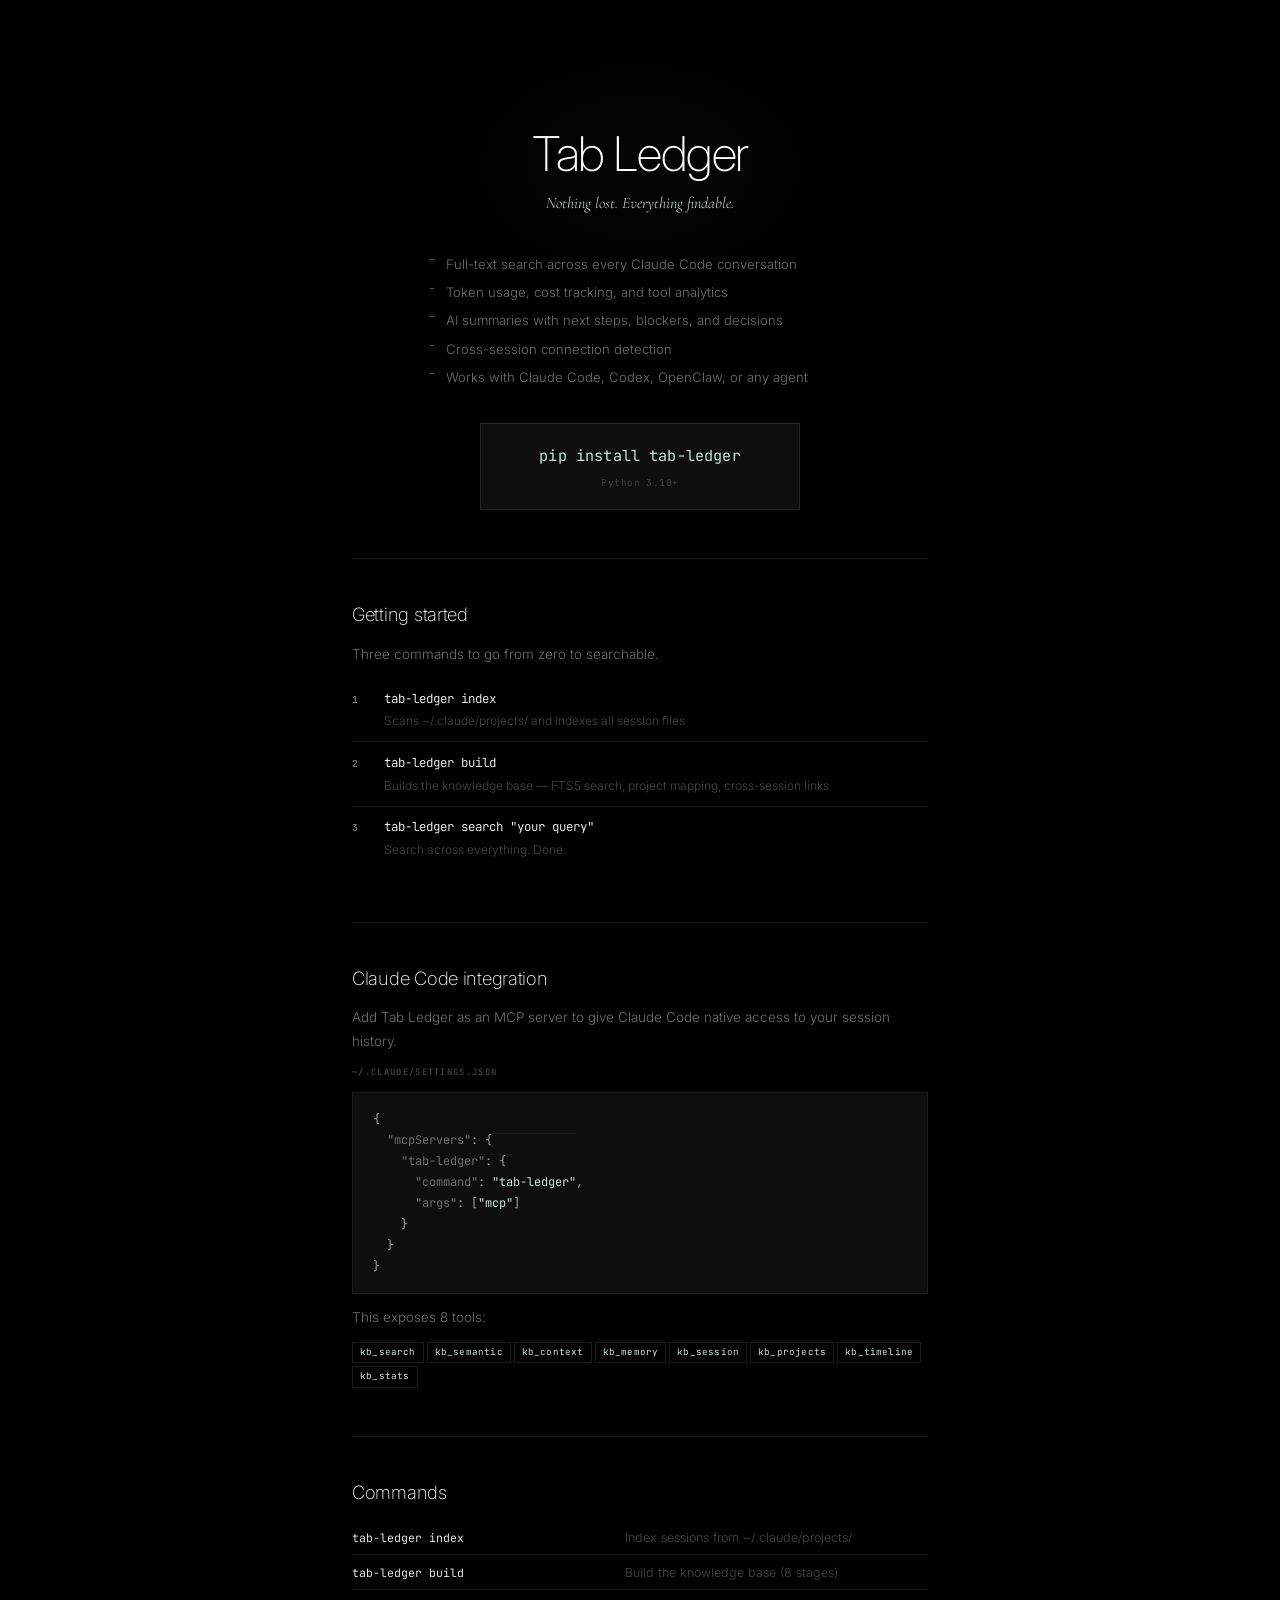
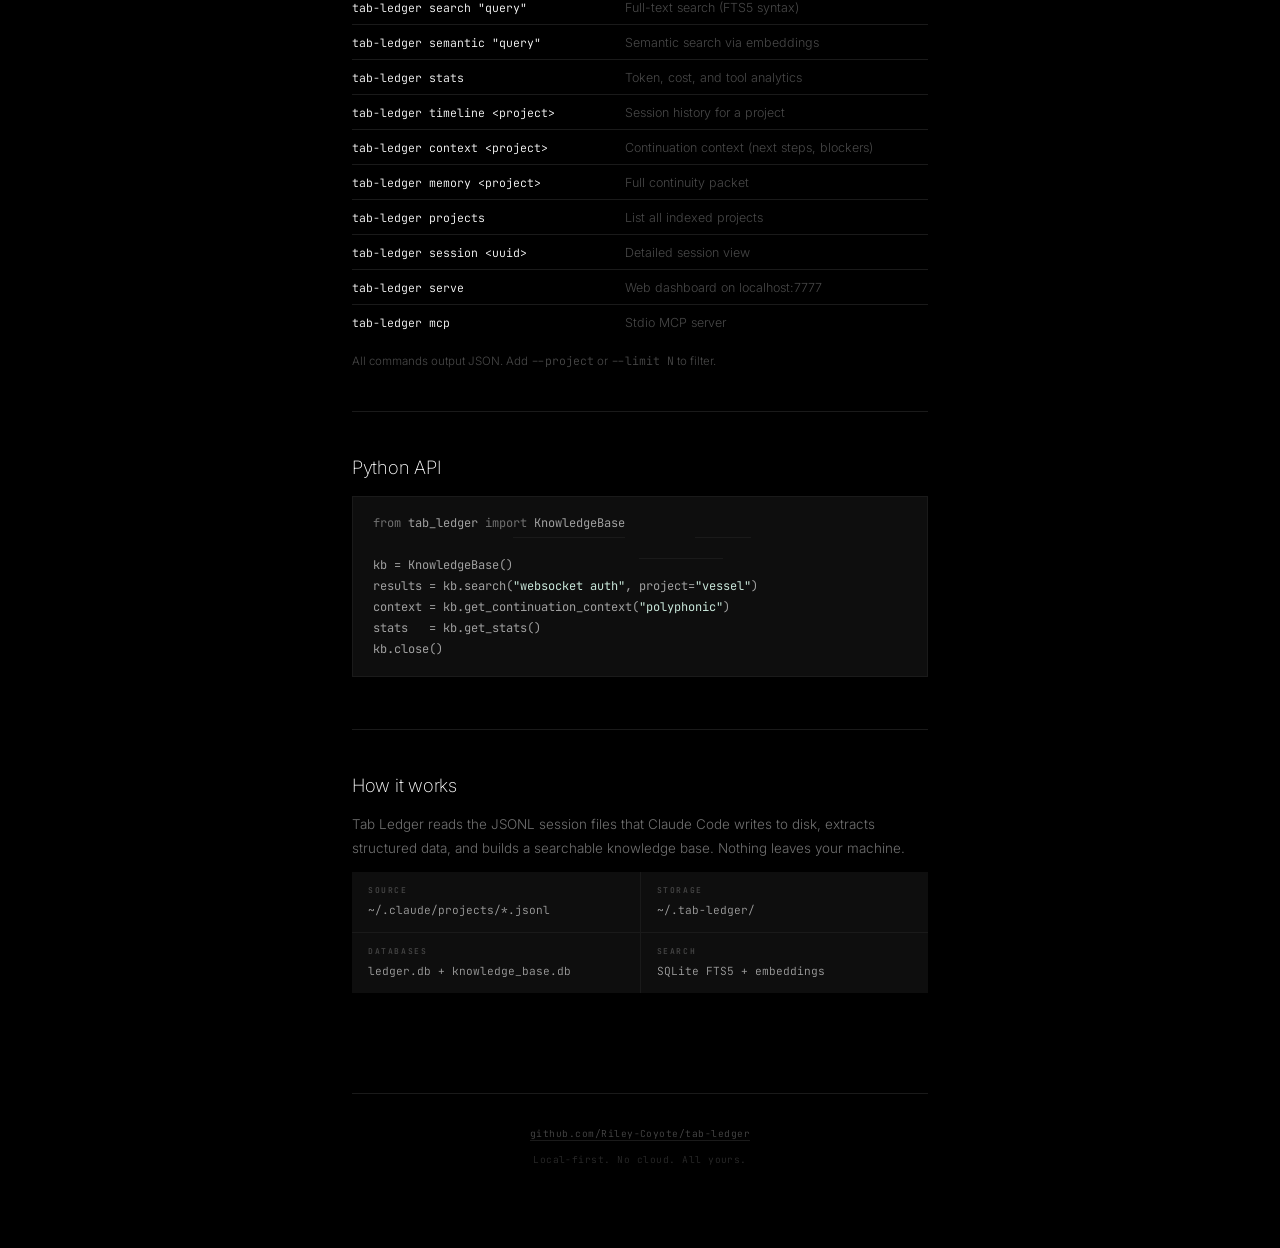
<file: docs/setup.html>
<!DOCTYPE html>
<html lang="en">
<head>
<meta charset="UTF-8">
<meta name="viewport" content="width=device-width, initial-scale=1.0">
<title>Tab Ledger</title>
<link rel="preconnect" href="https://fonts.googleapis.com">
<link rel="preconnect" href="https://fonts.gstatic.com" crossorigin>
<link href="https://fonts.googleapis.com/css2?family=Cormorant+Garamond:ital,wght@0,300;0,400;1,300&family=Inter:wght@300;400;500&family=JetBrains+Mono:wght@300;400;500&display=swap" rel="stylesheet">
<style>
:root {
  --bg: #000000;
  --bg-elevated: #0a0a0a;
  --bg-code: #0e0e0e;
  --border: #1a1a1a;
  --border-mid: #222222;
  --text: #ffffff;
  --text-2: #a0a0a0;
  --text-3: #707070;
  --text-4: #484848;
  --text-5: #2a2a2a;
  --sage: #c8e6d9;
  --sage-dim: rgba(200,230,217,0.10);
  --sans: -apple-system, BlinkMacSystemFont, 'Inter', system-ui, sans-serif;
  --mono: 'JetBrains Mono', 'SF Mono', monospace;
  --serif: 'Cormorant Garamond', Georgia, serif;
  --expo: cubic-bezier(0.16, 1, 0.3, 1);
}

*, *::before, *::after { box-sizing: border-box; margin: 0; padding: 0; }

body {
  font-family: var(--sans);
  font-weight: 300;
  background: var(--bg);
  color: var(--text-2);
  line-height: 1.7;
  -webkit-font-smoothing: antialiased;
}

::selection { background: rgba(200,230,217,0.2); color: var(--text); }
::-webkit-scrollbar { width: 3px; }
::-webkit-scrollbar-track { background: transparent; }
::-webkit-scrollbar-thumb { background: var(--border-mid); }

.page { max-width: 640px; margin: 0 auto; padding: 0 2rem 5rem; }

/* ── Hero ── */
.hero {
  padding: 8rem 0 3rem;
  text-align: center;
  position: relative;
}

.hero::before {
  content: '';
  position: absolute;
  inset: 0;
  background: radial-gradient(ellipse 60% 40% at 50% 30%, rgba(200,230,217,0.02) 0%, transparent 70%);
  pointer-events: none;
}

h1 {
  font-family: var(--sans);
  font-size: clamp(2.2rem, 5.5vw, 3rem);
  font-weight: 200;
  color: var(--text);
  letter-spacing: -0.03em;
  line-height: 1.1;
  opacity: 0;
  animation: up 0.8s var(--expo) 0.2s forwards;
}

.tagline {
  font-family: var(--serif);
  font-size: 1rem;
  font-weight: 300;
  font-style: italic;
  color: var(--sage);
  margin-top: 0.6rem;
  opacity: 0;
  animation: fade 0.6s ease 0.6s forwards;
}

.hero-features {
  list-style: none;
  margin: 2rem auto 0;
  max-width: 420px;
  text-align: left;
  opacity: 0;
  animation: fade 0.6s ease 0.9s forwards;
}

.hero-features li {
  font-size: 0.82rem;
  color: var(--text-3);
  padding: 0.25rem 0 0.25rem 1rem;
  position: relative;
  line-height: 1.55;
}

.hero-features li::before {
  content: '';
  position: absolute;
  left: 0;
  top: 0.62rem;
  width: 4px;
  height: 1px;
  background: var(--sage);
  opacity: 0.4;
}

.install {
  margin: 2rem auto 0;
  padding: 1.1rem 2rem;
  background: var(--bg-code);
  border: 1px solid var(--sage-dim);
  text-align: center;
  max-width: 320px;
  opacity: 0;
  animation: fade 0.6s ease 1.2s forwards;
}

.install code {
  font-family: var(--mono);
  font-size: 0.95rem;
  font-weight: 400;
  color: var(--sage);
  letter-spacing: 0.01em;
}

.install-note {
  font-family: var(--mono);
  font-size: 0.6rem;
  color: var(--text-4);
  margin-top: 0.4rem;
  letter-spacing: 0.05em;
}

/* ── Sections ── */
.s {
  padding: 2.5rem 0;
  border-top: 1px solid var(--border);
}

.s-title {
  font-size: 1.15rem;
  font-weight: 200;
  color: var(--text);
  letter-spacing: -0.015em;
  margin-bottom: 0.75rem;
}

.s p {
  font-size: 0.84rem;
  color: var(--text-3);
  line-height: 1.75;
  margin-bottom: 0.75rem;
}

.s p:last-child { margin-bottom: 0; }

/* ── Code ── */
pre {
  background: var(--bg-code);
  border: 1px solid var(--border);
  padding: 1rem 1.25rem;
  margin: 0.75rem 0;
  overflow-x: auto;
  font-family: var(--mono);
  font-size: 0.75rem;
  font-weight: 400;
  color: var(--text-2);
  line-height: 1.75;
  white-space: pre;
}

pre .c { color: var(--text-4); }
pre .s { color: var(--sage); }
pre .k { color: var(--text-3); }

.pre-label {
  font-family: var(--mono);
  font-size: 0.55rem;
  font-weight: 500;
  letter-spacing: 0.15em;
  text-transform: uppercase;
  color: var(--text-4);
  margin-bottom: 0.35rem;
  margin-top: 0.5rem;
}

/* ── Steps ── */
.steps { margin: 0.75rem 0; }

.step {
  display: grid;
  grid-template-columns: 1.5rem 1fr;
  gap: 0 0.5rem;
  padding: 0.6rem 0;
  border-bottom: 1px solid var(--border);
  align-items: baseline;
}

.step:last-child { border-bottom: none; }

.step-n {
  font-family: var(--mono);
  font-size: 0.6rem;
  font-weight: 500;
  color: var(--sage);
  opacity: 0.6;
}

.step-body {}

.step-cmd {
  font-family: var(--mono);
  font-size: 0.78rem;
  color: var(--text);
}

.step-desc {
  font-size: 0.75rem;
  color: var(--text-4);
  margin-top: 0.15rem;
}

/* ── CLI table ── */
.cli { width: 100%; border-collapse: collapse; margin: 0.75rem 0; }
.cli tr { border-bottom: 1px solid var(--border); }
.cli tr:last-child { border-bottom: none; }
.cli td { padding: 0.4rem 0; font-size: 0.78rem; vertical-align: baseline; }
.cli .cmd { font-family: var(--mono); font-size: 0.72rem; color: var(--text); white-space: nowrap; padding-right: 1.25rem; }
.cli .desc { color: var(--text-4); font-weight: 300; }

/* ── MCP tools ── */
.tools { display: flex; flex-wrap: wrap; gap: 3px; margin: 0.5rem 0; }
.tool {
  font-family: var(--mono);
  font-size: 0.58rem;
  font-weight: 400;
  padding: 2px 7px;
  color: var(--sage);
  border: 1px solid rgba(200,230,217,0.12);
  letter-spacing: 0.02em;
}

/* ── Architecture grid ── */
.arch {
  display: grid;
  grid-template-columns: 1fr 1fr;
  gap: 1px;
  background: var(--border);
  margin: 0.75rem 0;
}

.arch-cell {
  background: var(--bg-code);
  padding: 0.75rem 1rem;
}

.arch-k {
  font-family: var(--mono);
  font-size: 0.5rem;
  font-weight: 500;
  letter-spacing: 0.2em;
  text-transform: uppercase;
  color: var(--text-4);
  margin-bottom: 0.2rem;
}

.arch-v {
  font-family: var(--mono);
  font-size: 0.7rem;
  color: var(--text-2);
  word-break: break-all;
}

/* ── Footer ── */
.foot {
  margin-top: 3rem;
  padding-top: 2rem;
  border-top: 1px solid var(--border);
  text-align: center;
  font-family: var(--mono);
  font-size: 0.6rem;
  color: var(--text-5);
  letter-spacing: 0.05em;
}

.foot a {
  color: var(--text-4);
  text-decoration: none;
  border-bottom: 1px solid var(--border);
  transition: color 0.2s;
}

.foot a:hover { color: var(--sage); }

.foot-sub { margin-top: 0.6rem; }

/* ── Animation ── */
@keyframes fade { from { opacity: 0; } to { opacity: 1; } }
@keyframes up { from { opacity: 0; transform: translateY(12px); } to { opacity: 1; transform: translateY(0); } }

.r {
  opacity: 0;
  transform: translateY(8px);
  transition: opacity 0.5s ease, transform 0.5s var(--expo);
}
.r.v { opacity: 1; transform: translateY(0); }

@media (max-width: 600px) {
  .page { padding: 0 1.25rem 3rem; }
  .hero { padding: 5rem 0 2.5rem; }
  .arch { grid-template-columns: 1fr; }
}

@media (prefers-reduced-motion: reduce) {
  *, *::before, *::after {
    animation-duration: 0.01ms !important;
    transition-duration: 0.01ms !important;
  }
}
</style>
</head>
<body>
<div class="page">

  <div class="hero">
    <h1>Tab Ledger</h1>
    <p class="tagline">Nothing lost. Everything findable.</p>

    <ul class="hero-features">
      <li>Full-text search across every Claude Code conversation</li>
      <li>Token usage, cost tracking, and tool analytics</li>
      <li>AI summaries with next steps, blockers, and decisions</li>
      <li>Cross-session connection detection</li>
      <li>Works with Claude Code, Codex, OpenClaw, or any agent</li>
    </ul>

    <div class="install">
      <code>pip install tab-ledger</code>
      <div class="install-note">Python 3.10+</div>
    </div>
  </div>

  <section class="s r">
    <h2 class="s-title">Getting started</h2>
    <p>Three commands to go from zero to searchable.</p>
    <div class="steps">
      <div class="step">
        <span class="step-n">1</span>
        <div class="step-body">
          <div class="step-cmd">tab-ledger index</div>
          <div class="step-desc">Scans ~/.claude/projects/ and indexes all session files</div>
        </div>
      </div>
      <div class="step">
        <span class="step-n">2</span>
        <div class="step-body">
          <div class="step-cmd">tab-ledger build</div>
          <div class="step-desc">Builds the knowledge base &mdash; FTS5 search, project mapping, cross-session links</div>
        </div>
      </div>
      <div class="step">
        <span class="step-n">3</span>
        <div class="step-body">
          <div class="step-cmd">tab-ledger search "your query"</div>
          <div class="step-desc">Search across everything. Done.</div>
        </div>
      </div>
    </div>
  </section>

  <section class="s r">
    <h2 class="s-title">Claude Code integration</h2>
    <p>Add Tab Ledger as an MCP server to give Claude Code native access to your session history.</p>
    <div class="pre-label">~/.claude/settings.json</div>
<pre>{
  <span class="k">"mcpServers"</span>: {
    <span class="k">"tab-ledger"</span>: {
      <span class="k">"command"</span>: <span class="s">"tab-ledger"</span>,
      <span class="k">"args"</span>: [<span class="s">"mcp"</span>]
    }
  }
}</pre>
    <p>This exposes 8 tools:</p>
    <div class="tools">
      <span class="tool">kb_search</span>
      <span class="tool">kb_semantic</span>
      <span class="tool">kb_context</span>
      <span class="tool">kb_memory</span>
      <span class="tool">kb_session</span>
      <span class="tool">kb_projects</span>
      <span class="tool">kb_timeline</span>
      <span class="tool">kb_stats</span>
    </div>
  </section>

  <section class="s r">
    <h2 class="s-title">Commands</h2>
    <table class="cli">
      <tr><td class="cmd">tab-ledger index</td><td class="desc">Index sessions from ~/.claude/projects/</td></tr>
      <tr><td class="cmd">tab-ledger build</td><td class="desc">Build the knowledge base (8 stages)</td></tr>
      <tr><td class="cmd">tab-ledger search "query"</td><td class="desc">Full-text search (FTS5 syntax)</td></tr>
      <tr><td class="cmd">tab-ledger semantic "query"</td><td class="desc">Semantic search via embeddings</td></tr>
      <tr><td class="cmd">tab-ledger stats</td><td class="desc">Token, cost, and tool analytics</td></tr>
      <tr><td class="cmd">tab-ledger timeline &lt;project&gt;</td><td class="desc">Session history for a project</td></tr>
      <tr><td class="cmd">tab-ledger context &lt;project&gt;</td><td class="desc">Continuation context (next steps, blockers)</td></tr>
      <tr><td class="cmd">tab-ledger memory &lt;project&gt;</td><td class="desc">Full continuity packet</td></tr>
      <tr><td class="cmd">tab-ledger projects</td><td class="desc">List all indexed projects</td></tr>
      <tr><td class="cmd">tab-ledger session &lt;uuid&gt;</td><td class="desc">Detailed session view</td></tr>
      <tr><td class="cmd">tab-ledger serve</td><td class="desc">Web dashboard on localhost:7777</td></tr>
      <tr><td class="cmd">tab-ledger mcp</td><td class="desc">Stdio MCP server</td></tr>
    </table>
    <p style="font-size: 0.72rem; color: var(--text-4);">All commands output JSON. Add <span style="font-family: var(--mono);">--project</span> or <span style="font-family: var(--mono);">--limit N</span> to filter.</p>
  </section>

  <section class="s r">
    <h2 class="s-title">Python API</h2>
<pre><span class="k">from</span> tab_ledger <span class="k">import</span> KnowledgeBase

kb = KnowledgeBase()
results = kb.search(<span class="s">"websocket auth"</span>, project=<span class="s">"vessel"</span>)
context = kb.get_continuation_context(<span class="s">"polyphonic"</span>)
stats   = kb.get_stats()
kb.close()</pre>
  </section>

  <section class="s r">
    <h2 class="s-title">How it works</h2>
    <p>Tab Ledger reads the JSONL session files that Claude Code writes to disk, extracts structured data, and builds a searchable knowledge base. Nothing leaves your machine.</p>
    <div class="arch">
      <div class="arch-cell"><div class="arch-k">Source</div><div class="arch-v">~/.claude/projects/*.jsonl</div></div>
      <div class="arch-cell"><div class="arch-k">Storage</div><div class="arch-v">~/.tab-ledger/</div></div>
      <div class="arch-cell"><div class="arch-k">Databases</div><div class="arch-v">ledger.db + knowledge_base.db</div></div>
      <div class="arch-cell"><div class="arch-k">Search</div><div class="arch-v">SQLite FTS5 + embeddings</div></div>
    </div>
  </section>

  <div class="foot">
    <a href="https://github.com/Riley-Coyote/tab-ledger">github.com/Riley-Coyote/tab-ledger</a>
    <div class="foot-sub">Local-first. No cloud. All yours.</div>
  </div>

</div>
<script>
const o = new IntersectionObserver(es => {
  es.forEach(e => { if (e.isIntersecting) e.target.classList.add('v'); });
}, { threshold: 0.15 });
document.querySelectorAll('.r').forEach(el => o.observe(el));
</script>
</body>
</html>
</file>
